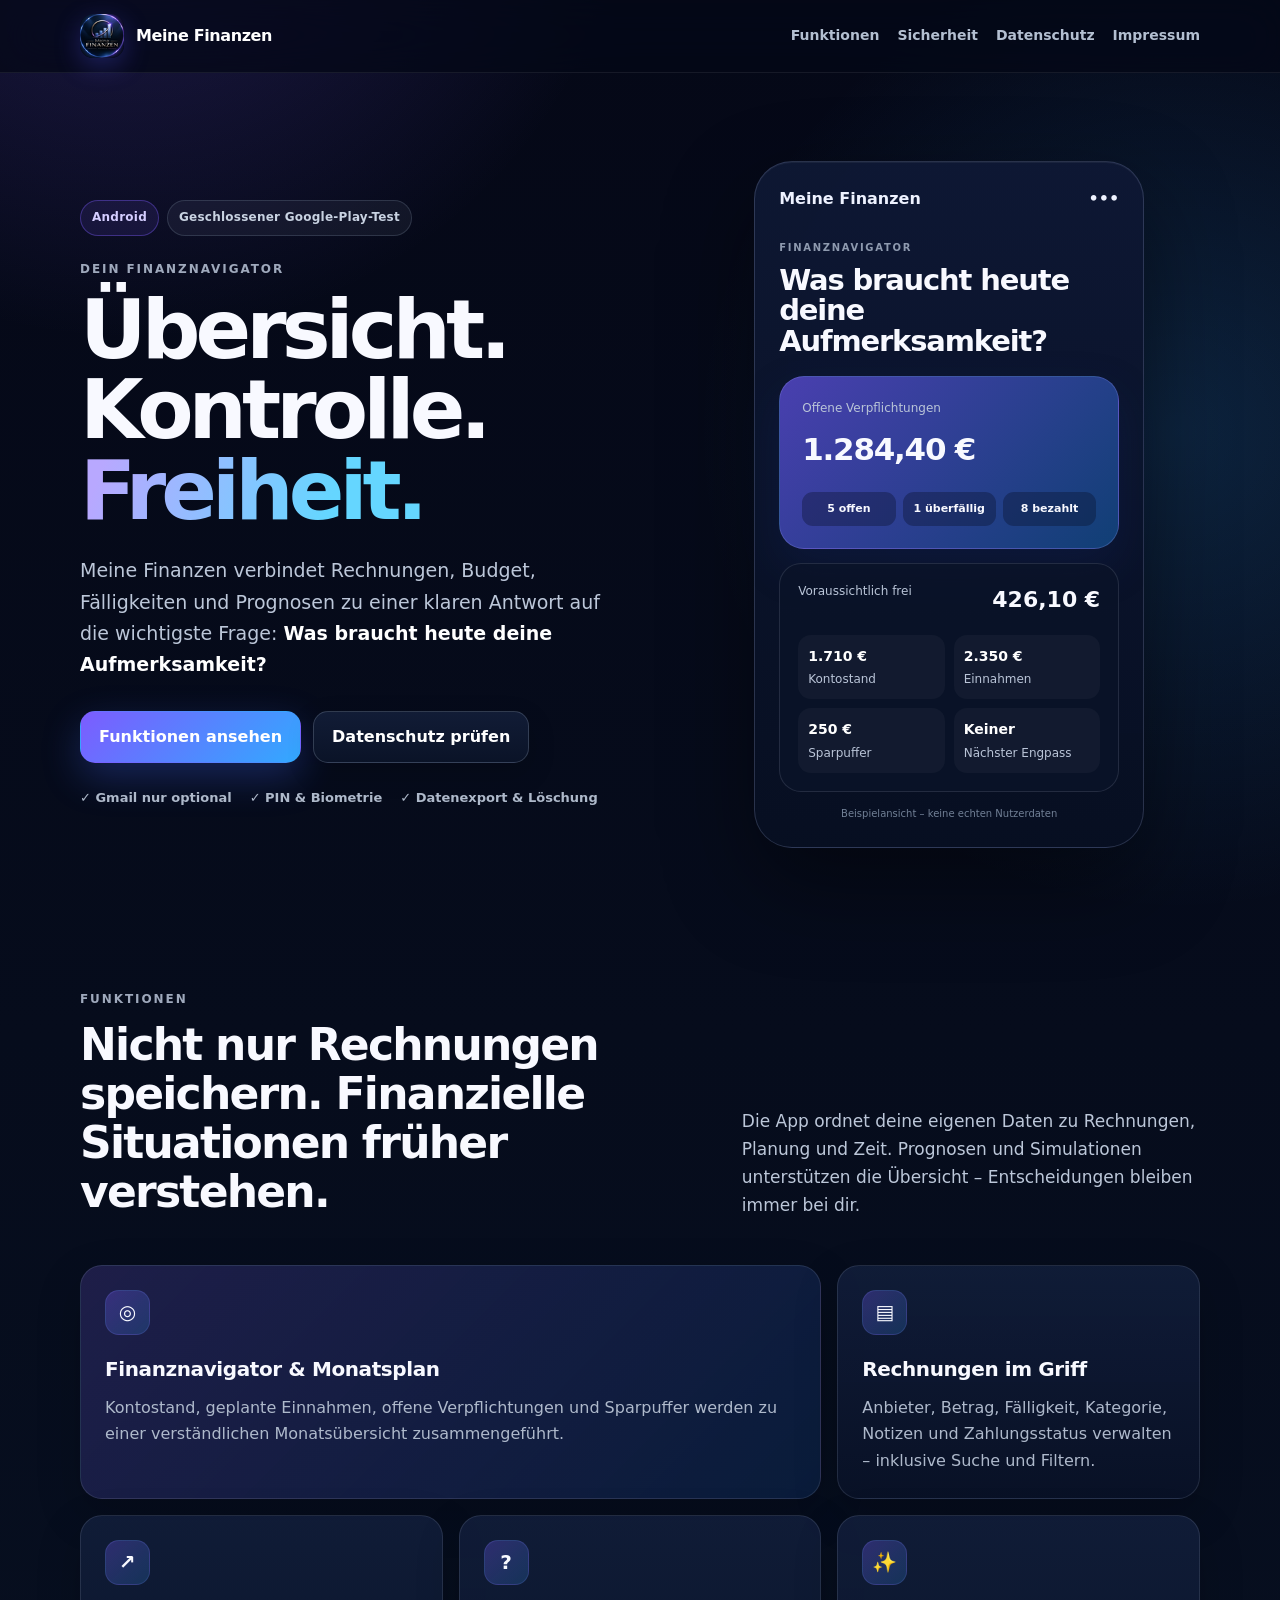
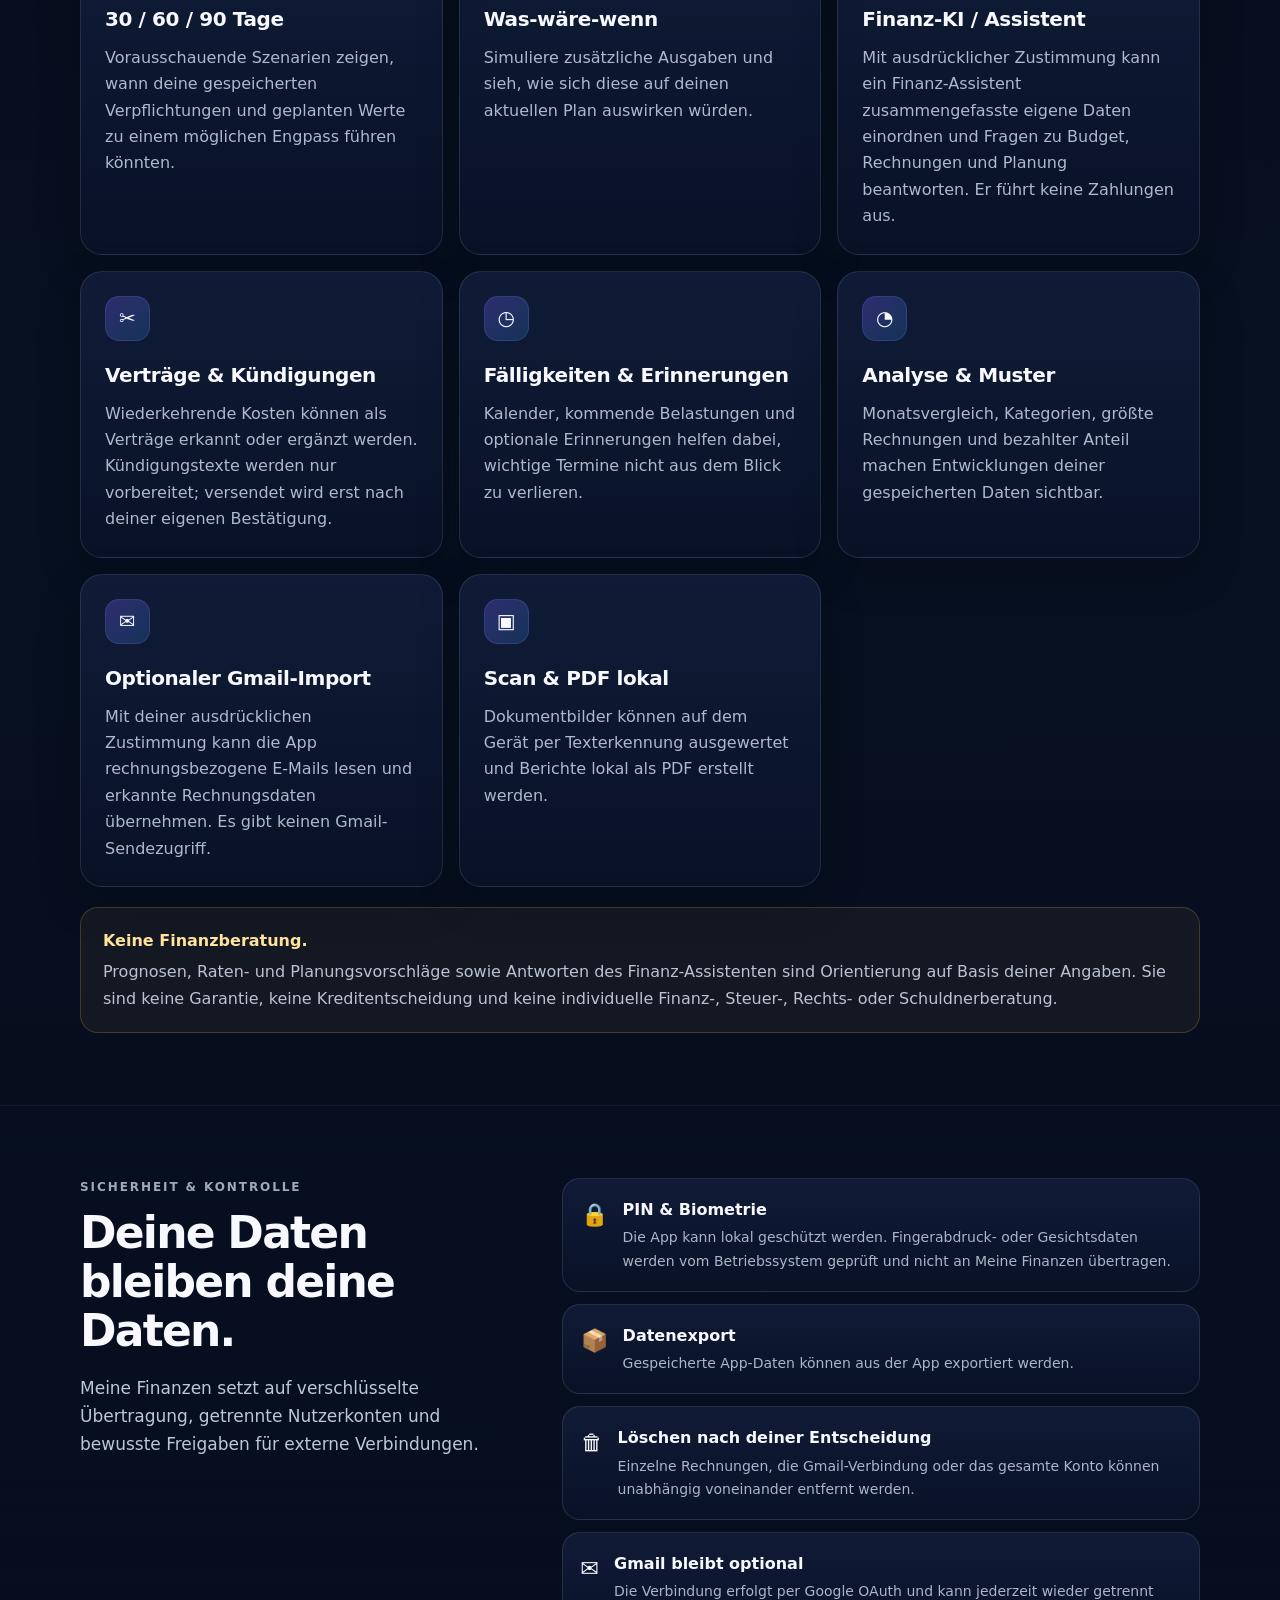
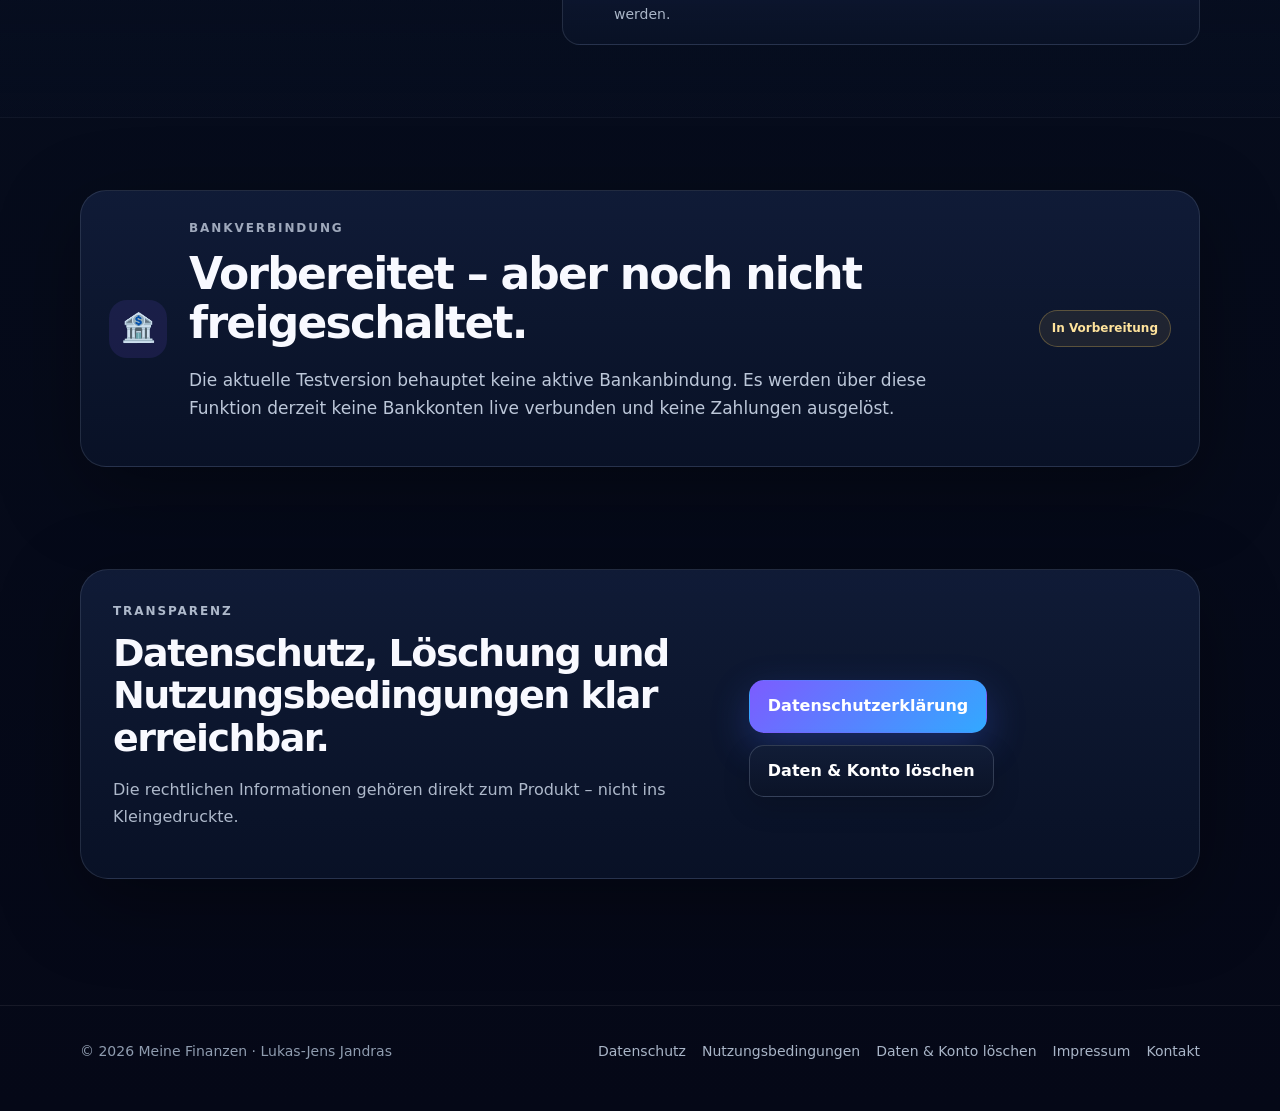
<file: index.html>
<!doctype html>
<html lang="de">
<head>
<meta charset="utf-8">
<meta name="viewport" content="width=device-width,initial-scale=1,viewport-fit=cover">
<meta name="theme-color" content="#050817">
<meta name="color-scheme" content="dark">
<link rel="icon" href="/logo.png">
<link rel="stylesheet" href="/styles.css">
<title>Meine Finanzen – Übersicht. Kontrolle. Freiheit.</title>
<meta name="description" content="Meine Finanzen verbindet Rechnungen, Planung, Prognosen, Finanz-Assistent, Verträge und Auswertungen in einem privaten Finanznavigator für Android.">
<meta property="og:title" content="Meine Finanzen – Übersicht. Kontrolle. Freiheit.">
<meta property="og:description" content="Rechnungen organisieren, Engpässe früher erkennen und deine nächsten finanziellen Schritte klarer sehen.">
<meta property="og:type" content="website">
<meta property="og:image" content="https://meinefinanzenapp.de/logo.png">
<meta property="og:url" content="https://meinefinanzenapp.de/">
</head>
<body>

<header class="topbar">
  <div class="wrap nav">
    <a class="brand" href="/" aria-label="Meine Finanzen Startseite">
      <img src="/logo.png" alt="Logo von Meine Finanzen">
      <span>Meine Finanzen</span>
    </a>
    <nav class="links" aria-label="Hauptnavigation">
      <a href="#funktionen">Funktionen</a>
      <a href="#sicherheit">Sicherheit</a>
      <a href="/datenschutz/">Datenschutz</a>
      <a href="/impressum/">Impressum</a>
    </nav>
  </div>
</header>

<main>
<section class="hero">
  <div class="wrap heroGrid">
    <div class="heroCopy">
      <div class="badgeRow">
        <span class="badge">Android</span>
        <span class="badge neutral">Geschlossener Google-Play-Test</span>
      </div>
      <p class="eyebrow">DEIN FINANZNAVIGATOR</p>
      <h1>Übersicht.<br>Kontrolle.<br><span>Freiheit.</span></h1>
      <p class="lead">Meine Finanzen verbindet Rechnungen, Budget, Fälligkeiten und Prognosen zu einer klaren Antwort auf die wichtigste Frage: <strong>Was braucht heute deine Aufmerksamkeit?</strong></p>
      <div class="cta">
        <a class="btn primary" href="#funktionen">Funktionen ansehen</a>
        <a class="btn" href="/datenschutz/">Datenschutz prüfen</a>
      </div>
      <div class="trustRow" aria-label="Kernmerkmale">
        <span>✓ Gmail nur optional</span>
        <span>✓ PIN &amp; Biometrie</span>
        <span>✓ Datenexport &amp; Löschung</span>
      </div>
    </div>

    <div class="phoneStage" aria-label="Beispielhafte App-Ansicht">
      <div class="phoneGlow"></div>
      <div class="phoneMock">
        <div class="phoneBar"><span>Meine Finanzen</span><span>•••</span></div>
        <div class="appEyebrow">FINANZNAVIGATOR</div>
        <h2>Was braucht heute deine Aufmerksamkeit?</h2>
        <div class="appHero">
          <span>Offene Verpflichtungen</span>
          <strong>1.284,40 €</strong>
          <div class="miniStats"><b>5 offen</b><b>1 überfällig</b><b>8 bezahlt</b></div>
        </div>
        <div class="planPreview">
          <div><span>Voraussichtlich frei</span><strong>426,10 €</strong></div>
          <div class="planGridMini">
            <span><b>1.710 €</b>Kontostand</span>
            <span><b>2.350 €</b>Einnahmen</span>
            <span><b>250 €</b>Sparpuffer</span>
            <span><b>Keiner</b>Nächster Engpass</span>
          </div>
        </div>
        <small class="mockNote">Beispielansicht – keine echten Nutzerdaten</small>
      </div>
    </div>
  </div>
</section>

<section id="funktionen" class="section">
  <div class="wrap">
    <p class="kicker">Funktionen</p>
    <div class="sectionIntro">
      <h2>Nicht nur Rechnungen speichern. Finanzielle Situationen früher verstehen.</h2>
      <p class="lead compact">Die App ordnet deine eigenen Daten zu Rechnungen, Planung und Zeit. Prognosen und Simulationen unterstützen die Übersicht – Entscheidungen bleiben immer bei dir.</p>
    </div>

    <div class="featureGrid">
      <article class="card featured">
        <div class="icon">◎</div>
        <h3>Finanznavigator &amp; Monatsplan</h3>
        <p>Kontostand, geplante Einnahmen, offene Verpflichtungen und Sparpuffer werden zu einer verständlichen Monatsübersicht zusammengeführt.</p>
      </article>
      <article class="card">
        <div class="icon">▤</div>
        <h3>Rechnungen im Griff</h3>
        <p>Anbieter, Betrag, Fälligkeit, Kategorie, Notizen und Zahlungsstatus verwalten – inklusive Suche und Filtern.</p>
      </article>
      <article class="card">
        <div class="icon">↗</div>
        <h3>30 / 60 / 90 Tage</h3>
        <p>Vorausschauende Szenarien zeigen, wann deine gespeicherten Verpflichtungen und geplanten Werte zu einem möglichen Engpass führen könnten.</p>
      </article>
      <article class="card">
        <div class="icon">?</div>
        <h3>Was-wäre-wenn</h3>
        <p>Simuliere zusätzliche Ausgaben und sieh, wie sich diese auf deinen aktuellen Plan auswirken würden.</p>
      </article>
      <article class="card">
        <div class="icon">✨</div>
        <h3>Finanz-KI / Assistent</h3>
        <p>Mit ausdrücklicher Zustimmung kann ein Finanz-Assistent zusammengefasste eigene Daten einordnen und Fragen zu Budget, Rechnungen und Planung beantworten. Er führt keine Zahlungen aus.</p>
      </article>
      <article class="card">
        <div class="icon">✂</div>
        <h3>Verträge &amp; Kündigungen</h3>
        <p>Wiederkehrende Kosten können als Verträge erkannt oder ergänzt werden. Kündigungstexte werden nur vorbereitet; versendet wird erst nach deiner eigenen Bestätigung.</p>
      </article>
      <article class="card">
        <div class="icon">◷</div>
        <h3>Fälligkeiten &amp; Erinnerungen</h3>
        <p>Kalender, kommende Belastungen und optionale Erinnerungen helfen dabei, wichtige Termine nicht aus dem Blick zu verlieren.</p>
      </article>
      <article class="card">
        <div class="icon">◔</div>
        <h3>Analyse &amp; Muster</h3>
        <p>Monatsvergleich, Kategorien, größte Rechnungen und bezahlter Anteil machen Entwicklungen deiner gespeicherten Daten sichtbar.</p>
      </article>
      <article class="card">
        <div class="icon">✉</div>
        <h3>Optionaler Gmail-Import</h3>
        <p>Mit deiner ausdrücklichen Zustimmung kann die App rechnungsbezogene E-Mails lesen und erkannte Rechnungsdaten übernehmen. Es gibt keinen Gmail-Sendezugriff.</p>
      </article>
      <article class="card">
        <div class="icon">▣</div>
        <h3>Scan &amp; PDF lokal</h3>
        <p>Dokumentbilder können auf dem Gerät per Texterkennung ausgewertet und Berichte lokal als PDF erstellt werden.</p>
      </article>
    </div>

    <div class="noticeBox">
      <strong>Keine Finanzberatung.</strong>
      <p>Prognosen, Raten- und Planungsvorschläge sowie Antworten des Finanz-Assistenten sind Orientierung auf Basis deiner Angaben. Sie sind keine Garantie, keine Kreditentscheidung und keine individuelle Finanz-, Steuer-, Rechts- oder Schuldnerberatung.</p>
    </div>
  </div>
</section>

<section id="sicherheit" class="section altSection">
  <div class="wrap split">
    <div>
      <p class="kicker">Sicherheit &amp; Kontrolle</p>
      <h2>Deine Daten bleiben deine Daten.</h2>
      <p class="lead compact">Meine Finanzen setzt auf verschlüsselte Übertragung, getrennte Nutzerkonten und bewusste Freigaben für externe Verbindungen.</p>
    </div>
    <div class="securityList">
      <div class="securityItem"><span>🔒</span><div><b>PIN &amp; Biometrie</b><p>Die App kann lokal geschützt werden. Fingerabdruck- oder Gesichtsdaten werden vom Betriebssystem geprüft und nicht an Meine Finanzen übertragen.</p></div></div>
      <div class="securityItem"><span>📦</span><div><b>Datenexport</b><p>Gespeicherte App-Daten können aus der App exportiert werden.</p></div></div>
      <div class="securityItem"><span>🗑</span><div><b>Löschen nach deiner Entscheidung</b><p>Einzelne Rechnungen, die Gmail-Verbindung oder das gesamte Konto können unabhängig voneinander entfernt werden.</p></div></div>
      <div class="securityItem"><span>✉</span><div><b>Gmail bleibt optional</b><p>Die Verbindung erfolgt per Google OAuth und kann jederzeit wieder getrennt werden.</p></div></div>
    </div>
  </div>
</section>

<section class="section">
  <div class="wrap bankPanel">
    <div class="bankIcon">🏦</div>
    <div>
      <p class="kicker">Bankverbindung</p>
      <h2>Vorbereitet – aber noch nicht freigeschaltet.</h2>
      <p class="lead compact">Die aktuelle Testversion behauptet keine aktive Bankanbindung. Es werden über diese Funktion derzeit keine Bankkonten live verbunden und keine Zahlungen ausgelöst.</p>
    </div>
    <span class="statusPill">In Vorbereitung</span>
  </div>
</section>

<section class="section finalSection">
  <div class="wrap finalCard">
    <div>
      <p class="kicker">Transparenz</p>
      <h2>Datenschutz, Löschung und Nutzungsbedingungen klar erreichbar.</h2>
      <p>Die rechtlichen Informationen gehören direkt zum Produkt – nicht ins Kleingedruckte.</p>
    </div>
    <div class="cta">
      <a class="btn primary" href="/datenschutz/">Datenschutzerklärung</a>
      <a class="btn" href="/konto-loeschen/">Daten &amp; Konto löschen</a>
    </div>
  </div>
</section>
</main>

<footer class="footer">
  <div class="wrap footerRow">
    <div>© 2026 Meine Finanzen · Lukas-Jens Jandras</div>
    <div class="footerLinks">
      <a href="/datenschutz/">Datenschutz</a>
      <a href="/nutzungsbedingungen/">Nutzungsbedingungen</a>
      <a href="/konto-loeschen/">Daten &amp; Konto löschen</a>
      <a href="/impressum/">Impressum</a>
      <a href="mailto:meinefinanzen.app@gmail.com">Kontakt</a>
    </div>
  </div>
</footer>
</body>
</html>
</file>
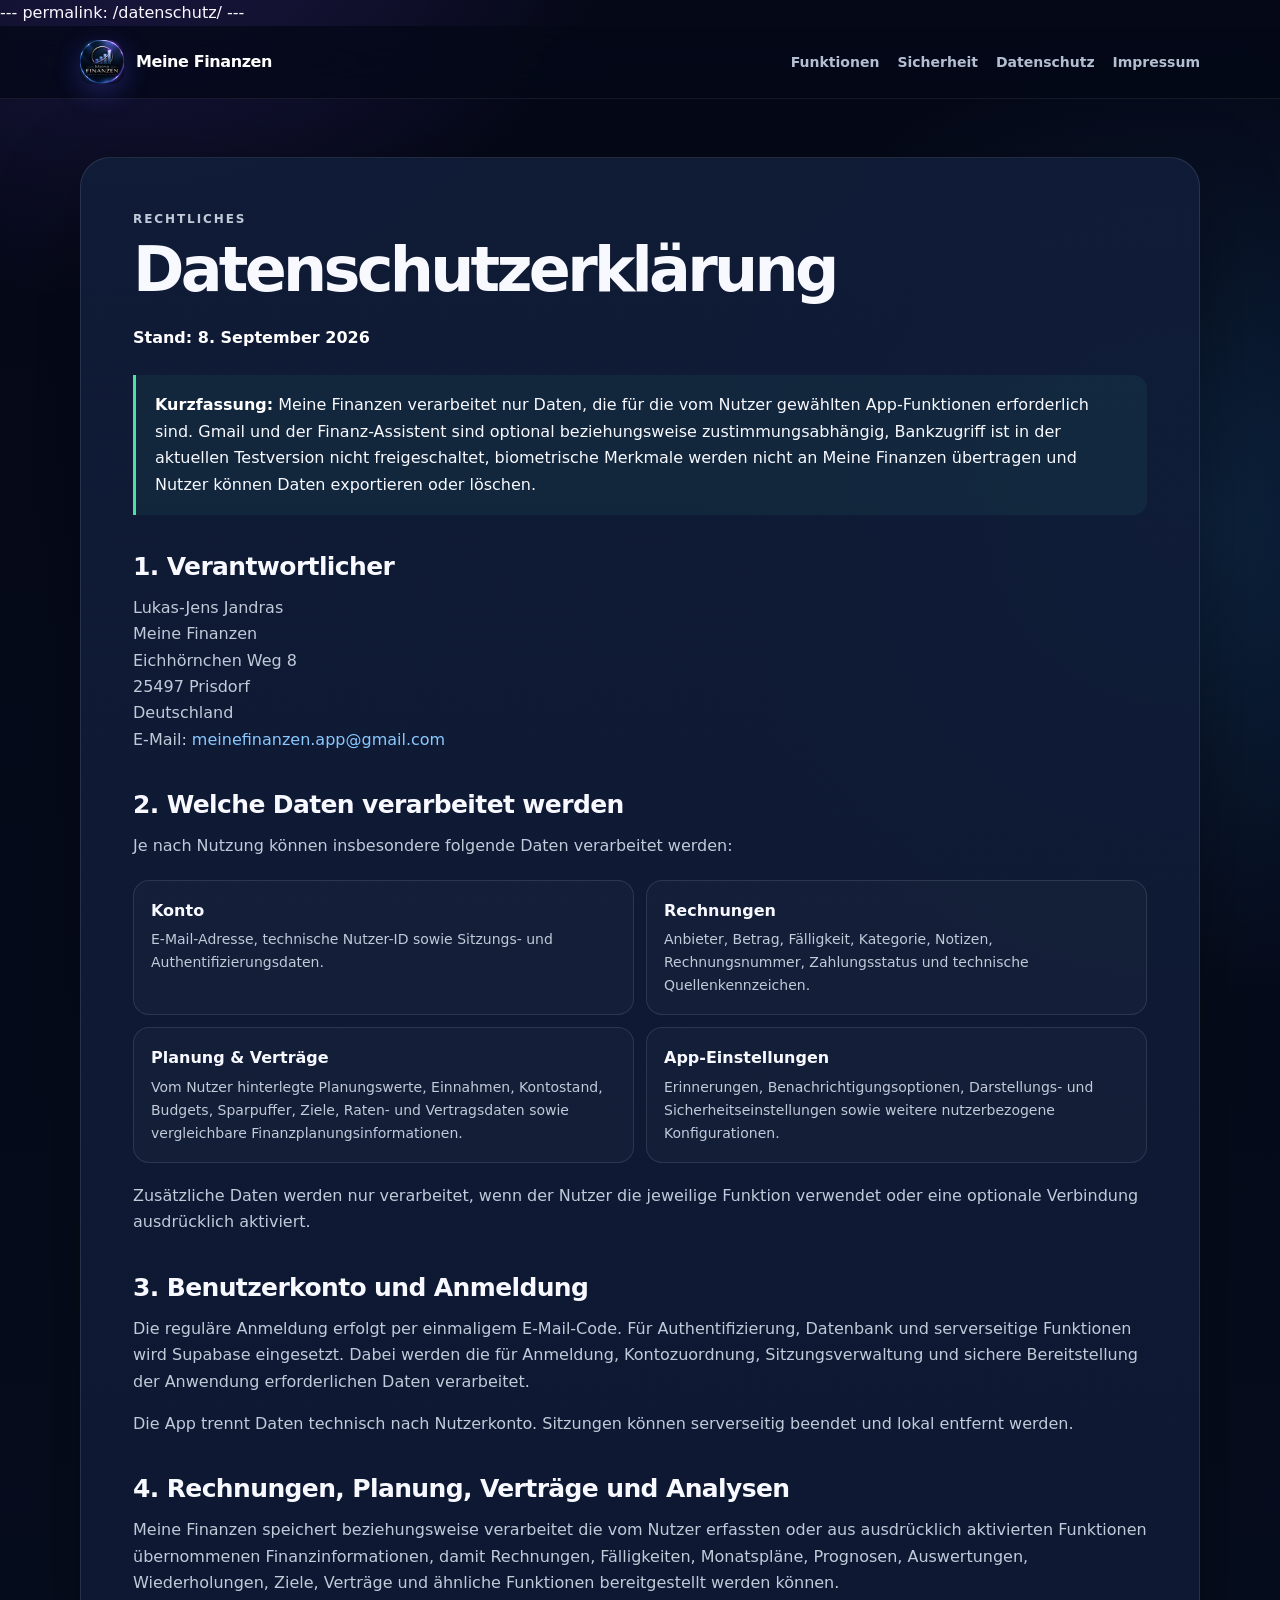
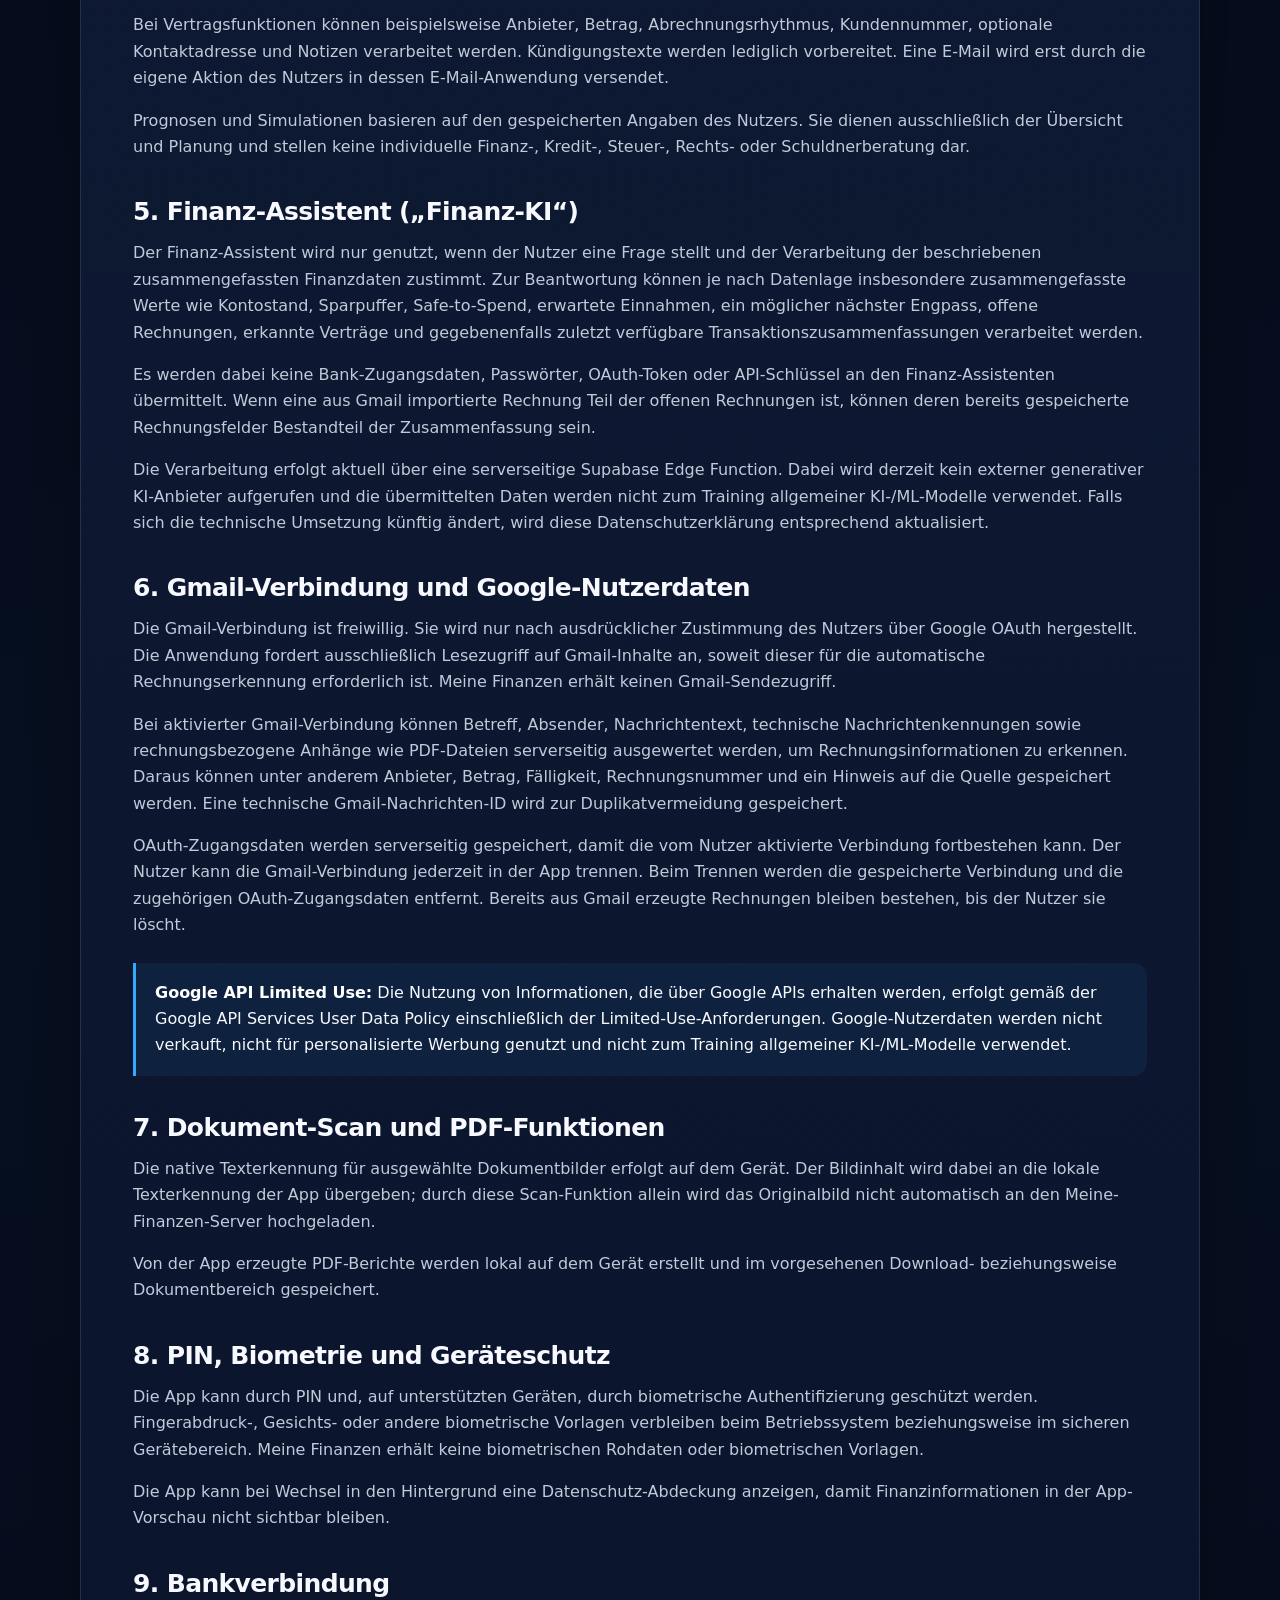
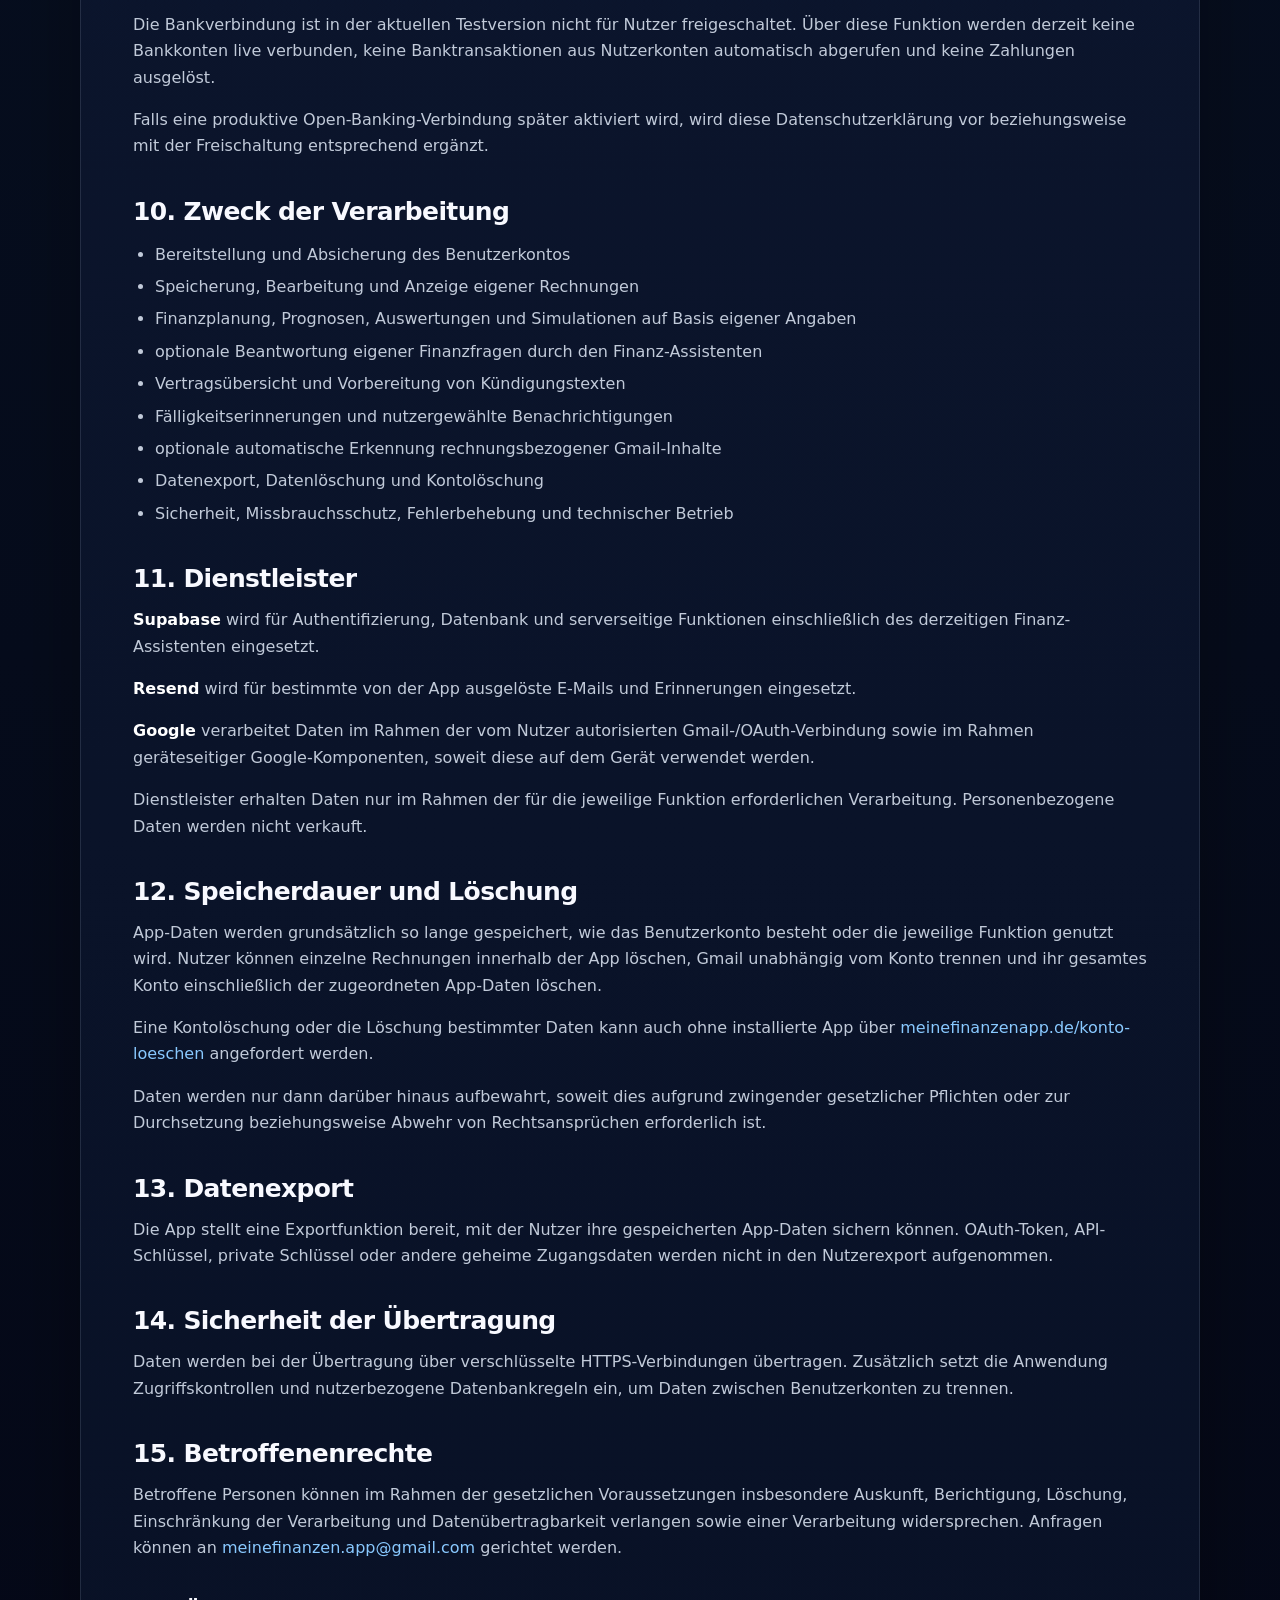
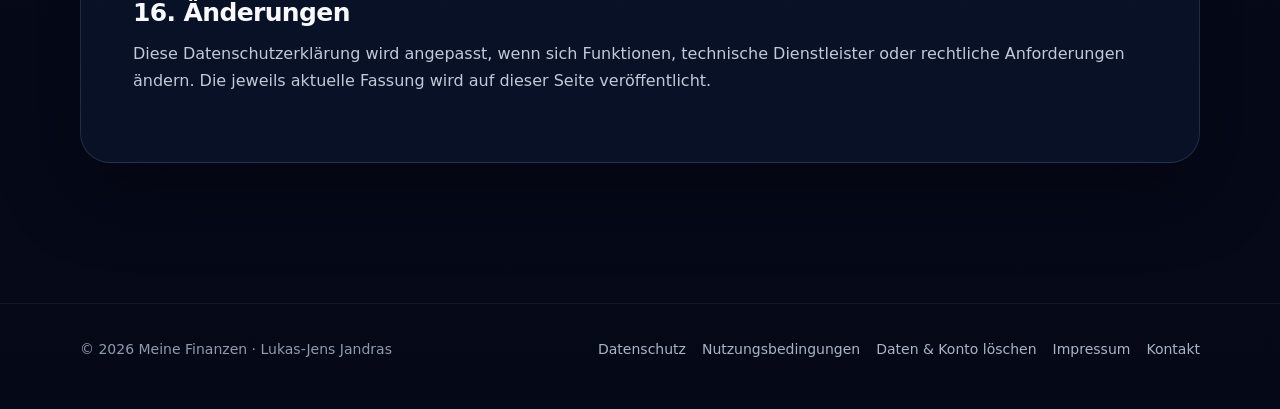
<file: datenschutz.html>
---
permalink: /datenschutz/
---
<!doctype html>
<html lang="de">
<head>
<meta charset="utf-8">
<meta name="viewport" content="width=device-width,initial-scale=1,viewport-fit=cover">
<meta name="theme-color" content="#050817">
<meta name="color-scheme" content="dark">
<link rel="icon" href="/logo.png">
<link rel="stylesheet" href="/styles.css">
<title>Datenschutz – Meine Finanzen</title>
<meta name="description" content="Datenschutzerklärung von Meine Finanzen zu Konto, Finanzdaten, Finanz-Assistent, Gmail-Verbindung, lokalen Sicherheitsfunktionen und Löschung.">
</head>
<body>

<header class="topbar">
  <div class="wrap nav">
    <a class="brand" href="/"><img src="/logo.png" alt="Logo von Meine Finanzen"><span>Meine Finanzen</span></a>
    <nav class="links" aria-label="Hauptnavigation">
      <a href="/#funktionen">Funktionen</a>
      <a href="/#sicherheit">Sicherheit</a>
      <a href="/datenschutz/">Datenschutz</a>
      <a href="/impressum/">Impressum</a>
    </nav>
  </div>
</header>

<main class="legalWrap"><div class="wrap"><article class="legal">
<p class="kicker">Rechtliches</p>
<h1>Datenschutzerklärung</h1>
<p><strong>Stand: 8. September 2026</strong></p>

<div class="note success"><strong>Kurzfassung:</strong> Meine Finanzen verarbeitet nur Daten, die für die vom Nutzer gewählten App-Funktionen erforderlich sind. Gmail und der Finanz-Assistent sind optional beziehungsweise zustimmungsabhängig, Bankzugriff ist in der aktuellen Testversion nicht freigeschaltet, biometrische Merkmale werden nicht an Meine Finanzen übertragen und Nutzer können Daten exportieren oder löschen.</div>

<h2>1. Verantwortlicher</h2>
<p>
Lukas-Jens Jandras<br>
Meine Finanzen<br>
Eichhörnchen Weg 8<br>
25497 Prisdorf<br>
Deutschland<br>
E-Mail: <a href="mailto:meinefinanzen.app@gmail.com">meinefinanzen.app@gmail.com</a>
</p>

<h2>2. Welche Daten verarbeitet werden</h2>
<p>Je nach Nutzung können insbesondere folgende Daten verarbeitet werden:</p>
<div class="dataGrid">
  <div class="dataCard"><b>Konto</b><p>E-Mail-Adresse, technische Nutzer-ID sowie Sitzungs- und Authentifizierungsdaten.</p></div>
  <div class="dataCard"><b>Rechnungen</b><p>Anbieter, Betrag, Fälligkeit, Kategorie, Notizen, Rechnungsnummer, Zahlungsstatus und technische Quellenkennzeichen.</p></div>
  <div class="dataCard"><b>Planung &amp; Verträge</b><p>Vom Nutzer hinterlegte Planungswerte, Einnahmen, Kontostand, Budgets, Sparpuffer, Ziele, Raten- und Vertragsdaten sowie vergleichbare Finanzplanungsinformationen.</p></div>
  <div class="dataCard"><b>App-Einstellungen</b><p>Erinnerungen, Benachrichtigungsoptionen, Darstellungs- und Sicherheitseinstellungen sowie weitere nutzerbezogene Konfigurationen.</p></div>
</div>
<p>Zusätzliche Daten werden nur verarbeitet, wenn der Nutzer die jeweilige Funktion verwendet oder eine optionale Verbindung ausdrücklich aktiviert.</p>

<h2>3. Benutzerkonto und Anmeldung</h2>
<p>Die reguläre Anmeldung erfolgt per einmaligem E-Mail-Code. Für Authentifizierung, Datenbank und serverseitige Funktionen wird Supabase eingesetzt. Dabei werden die für Anmeldung, Kontozuordnung, Sitzungsverwaltung und sichere Bereitstellung der Anwendung erforderlichen Daten verarbeitet.</p>
<p>Die App trennt Daten technisch nach Nutzerkonto. Sitzungen können serverseitig beendet und lokal entfernt werden.</p>

<h2>4. Rechnungen, Planung, Verträge und Analysen</h2>
<p>Meine Finanzen speichert beziehungsweise verarbeitet die vom Nutzer erfassten oder aus ausdrücklich aktivierten Funktionen übernommenen Finanzinformationen, damit Rechnungen, Fälligkeiten, Monatspläne, Prognosen, Auswertungen, Wiederholungen, Ziele, Verträge und ähnliche Funktionen bereitgestellt werden können.</p>
<p>Bei Vertragsfunktionen können beispielsweise Anbieter, Betrag, Abrechnungsrhythmus, Kundennummer, optionale Kontaktadresse und Notizen verarbeitet werden. Kündigungstexte werden lediglich vorbereitet. Eine E-Mail wird erst durch die eigene Aktion des Nutzers in dessen E-Mail-Anwendung versendet.</p>
<p>Prognosen und Simulationen basieren auf den gespeicherten Angaben des Nutzers. Sie dienen ausschließlich der Übersicht und Planung und stellen keine individuelle Finanz-, Kredit-, Steuer-, Rechts- oder Schuldnerberatung dar.</p>

<h2>5. Finanz-Assistent („Finanz-KI“)</h2>
<p>Der Finanz-Assistent wird nur genutzt, wenn der Nutzer eine Frage stellt und der Verarbeitung der beschriebenen zusammengefassten Finanzdaten zustimmt. Zur Beantwortung können je nach Datenlage insbesondere zusammengefasste Werte wie Kontostand, Sparpuffer, Safe-to-Spend, erwartete Einnahmen, ein möglicher nächster Engpass, offene Rechnungen, erkannte Verträge und gegebenenfalls zuletzt verfügbare Transaktionszusammenfassungen verarbeitet werden.</p>
<p>Es werden dabei keine Bank-Zugangsdaten, Passwörter, OAuth-Token oder API-Schlüssel an den Finanz-Assistenten übermittelt. Wenn eine aus Gmail importierte Rechnung Teil der offenen Rechnungen ist, können deren bereits gespeicherte Rechnungsfelder Bestandteil der Zusammenfassung sein.</p>
<p>Die Verarbeitung erfolgt aktuell über eine serverseitige Supabase Edge Function. Dabei wird derzeit kein externer generativer KI-Anbieter aufgerufen und die übermittelten Daten werden nicht zum Training allgemeiner KI-/ML-Modelle verwendet. Falls sich die technische Umsetzung künftig ändert, wird diese Datenschutzerklärung entsprechend aktualisiert.</p>

<h2>6. Gmail-Verbindung und Google-Nutzerdaten</h2>
<p>Die Gmail-Verbindung ist freiwillig. Sie wird nur nach ausdrücklicher Zustimmung des Nutzers über Google OAuth hergestellt. Die Anwendung fordert ausschließlich Lesezugriff auf Gmail-Inhalte an, soweit dieser für die automatische Rechnungserkennung erforderlich ist. Meine Finanzen erhält keinen Gmail-Sendezugriff.</p>
<p>Bei aktivierter Gmail-Verbindung können Betreff, Absender, Nachrichtentext, technische Nachrichtenkennungen sowie rechnungsbezogene Anhänge wie PDF-Dateien serverseitig ausgewertet werden, um Rechnungsinformationen zu erkennen. Daraus können unter anderem Anbieter, Betrag, Fälligkeit, Rechnungsnummer und ein Hinweis auf die Quelle gespeichert werden. Eine technische Gmail-Nachrichten-ID wird zur Duplikatvermeidung gespeichert.</p>
<p>OAuth-Zugangsdaten werden serverseitig gespeichert, damit die vom Nutzer aktivierte Verbindung fortbestehen kann. Der Nutzer kann die Gmail-Verbindung jederzeit in der App trennen. Beim Trennen werden die gespeicherte Verbindung und die zugehörigen OAuth-Zugangsdaten entfernt. Bereits aus Gmail erzeugte Rechnungen bleiben bestehen, bis der Nutzer sie löscht.</p>
<div class="note"><strong>Google API Limited Use:</strong> Die Nutzung von Informationen, die über Google APIs erhalten werden, erfolgt gemäß der Google API Services User Data Policy einschließlich der Limited-Use-Anforderungen. Google-Nutzerdaten werden nicht verkauft, nicht für personalisierte Werbung genutzt und nicht zum Training allgemeiner KI-/ML-Modelle verwendet.</div>

<h2>7. Dokument-Scan und PDF-Funktionen</h2>
<p>Die native Texterkennung für ausgewählte Dokumentbilder erfolgt auf dem Gerät. Der Bildinhalt wird dabei an die lokale Texterkennung der App übergeben; durch diese Scan-Funktion allein wird das Originalbild nicht automatisch an den Meine-Finanzen-Server hochgeladen.</p>
<p>Von der App erzeugte PDF-Berichte werden lokal auf dem Gerät erstellt und im vorgesehenen Download- beziehungsweise Dokumentbereich gespeichert.</p>

<h2>8. PIN, Biometrie und Geräteschutz</h2>
<p>Die App kann durch PIN und, auf unterstützten Geräten, durch biometrische Authentifizierung geschützt werden. Fingerabdruck-, Gesichts- oder andere biometrische Vorlagen verbleiben beim Betriebssystem beziehungsweise im sicheren Gerätebereich. Meine Finanzen erhält keine biometrischen Rohdaten oder biometrischen Vorlagen.</p>
<p>Die App kann bei Wechsel in den Hintergrund eine Datenschutz-Abdeckung anzeigen, damit Finanzinformationen in der App-Vorschau nicht sichtbar bleiben.</p>

<h2>9. Bankverbindung</h2>
<p>Die Bankverbindung ist in der aktuellen Testversion nicht für Nutzer freigeschaltet. Über diese Funktion werden derzeit keine Bankkonten live verbunden, keine Banktransaktionen aus Nutzerkonten automatisch abgerufen und keine Zahlungen ausgelöst.</p>
<p>Falls eine produktive Open-Banking-Verbindung später aktiviert wird, wird diese Datenschutzerklärung vor beziehungsweise mit der Freischaltung entsprechend ergänzt.</p>

<h2>10. Zweck der Verarbeitung</h2>
<ul>
  <li>Bereitstellung und Absicherung des Benutzerkontos</li>
  <li>Speicherung, Bearbeitung und Anzeige eigener Rechnungen</li>
  <li>Finanzplanung, Prognosen, Auswertungen und Simulationen auf Basis eigener Angaben</li>
  <li>optionale Beantwortung eigener Finanzfragen durch den Finanz-Assistenten</li>
  <li>Vertragsübersicht und Vorbereitung von Kündigungstexten</li>
  <li>Fälligkeitserinnerungen und nutzergewählte Benachrichtigungen</li>
  <li>optionale automatische Erkennung rechnungsbezogener Gmail-Inhalte</li>
  <li>Datenexport, Datenlöschung und Kontolöschung</li>
  <li>Sicherheit, Missbrauchsschutz, Fehlerbehebung und technischer Betrieb</li>
</ul>

<h2>11. Dienstleister</h2>
<p><strong>Supabase</strong> wird für Authentifizierung, Datenbank und serverseitige Funktionen einschließlich des derzeitigen Finanz-Assistenten eingesetzt.</p>
<p><strong>Resend</strong> wird für bestimmte von der App ausgelöste E-Mails und Erinnerungen eingesetzt.</p>
<p><strong>Google</strong> verarbeitet Daten im Rahmen der vom Nutzer autorisierten Gmail-/OAuth-Verbindung sowie im Rahmen geräteseitiger Google-Komponenten, soweit diese auf dem Gerät verwendet werden.</p>
<p>Dienstleister erhalten Daten nur im Rahmen der für die jeweilige Funktion erforderlichen Verarbeitung. Personenbezogene Daten werden nicht verkauft.</p>

<h2>12. Speicherdauer und Löschung</h2>
<p>App-Daten werden grundsätzlich so lange gespeichert, wie das Benutzerkonto besteht oder die jeweilige Funktion genutzt wird. Nutzer können einzelne Rechnungen innerhalb der App löschen, Gmail unabhängig vom Konto trennen und ihr gesamtes Konto einschließlich der zugeordneten App-Daten löschen.</p>
<p>Eine Kontolöschung oder die Löschung bestimmter Daten kann auch ohne installierte App über <a href="/konto-loeschen/">meinefinanzenapp.de/konto-loeschen</a> angefordert werden.</p>
<p>Daten werden nur dann darüber hinaus aufbewahrt, soweit dies aufgrund zwingender gesetzlicher Pflichten oder zur Durchsetzung beziehungsweise Abwehr von Rechtsansprüchen erforderlich ist.</p>

<h2>13. Datenexport</h2>
<p>Die App stellt eine Exportfunktion bereit, mit der Nutzer ihre gespeicherten App-Daten sichern können. OAuth-Token, API-Schlüssel, private Schlüssel oder andere geheime Zugangsdaten werden nicht in den Nutzerexport aufgenommen.</p>

<h2>14. Sicherheit der Übertragung</h2>
<p>Daten werden bei der Übertragung über verschlüsselte HTTPS-Verbindungen übertragen. Zusätzlich setzt die Anwendung Zugriffskontrollen und nutzerbezogene Datenbankregeln ein, um Daten zwischen Benutzerkonten zu trennen.</p>

<h2>15. Betroffenenrechte</h2>
<p>Betroffene Personen können im Rahmen der gesetzlichen Voraussetzungen insbesondere Auskunft, Berichtigung, Löschung, Einschränkung der Verarbeitung und Datenübertragbarkeit verlangen sowie einer Verarbeitung widersprechen. Anfragen können an <a href="mailto:meinefinanzen.app@gmail.com">meinefinanzen.app@gmail.com</a> gerichtet werden.</p>

<h2>16. Änderungen</h2>
<p>Diese Datenschutzerklärung wird angepasst, wenn sich Funktionen, technische Dienstleister oder rechtliche Anforderungen ändern. Die jeweils aktuelle Fassung wird auf dieser Seite veröffentlicht.</p>

</article></div></main>

<footer class="footer">
  <div class="wrap footerRow">
    <div>© 2026 Meine Finanzen · Lukas-Jens Jandras</div>
    <div class="footerLinks">
      <a href="/datenschutz/">Datenschutz</a>
      <a href="/nutzungsbedingungen/">Nutzungsbedingungen</a>
      <a href="/konto-loeschen/">Daten &amp; Konto löschen</a>
      <a href="/impressum/">Impressum</a>
      <a href="mailto:meinefinanzen.app@gmail.com">Kontakt</a>
    </div>
  </div>
</footer>
</body>
</html>
</file>
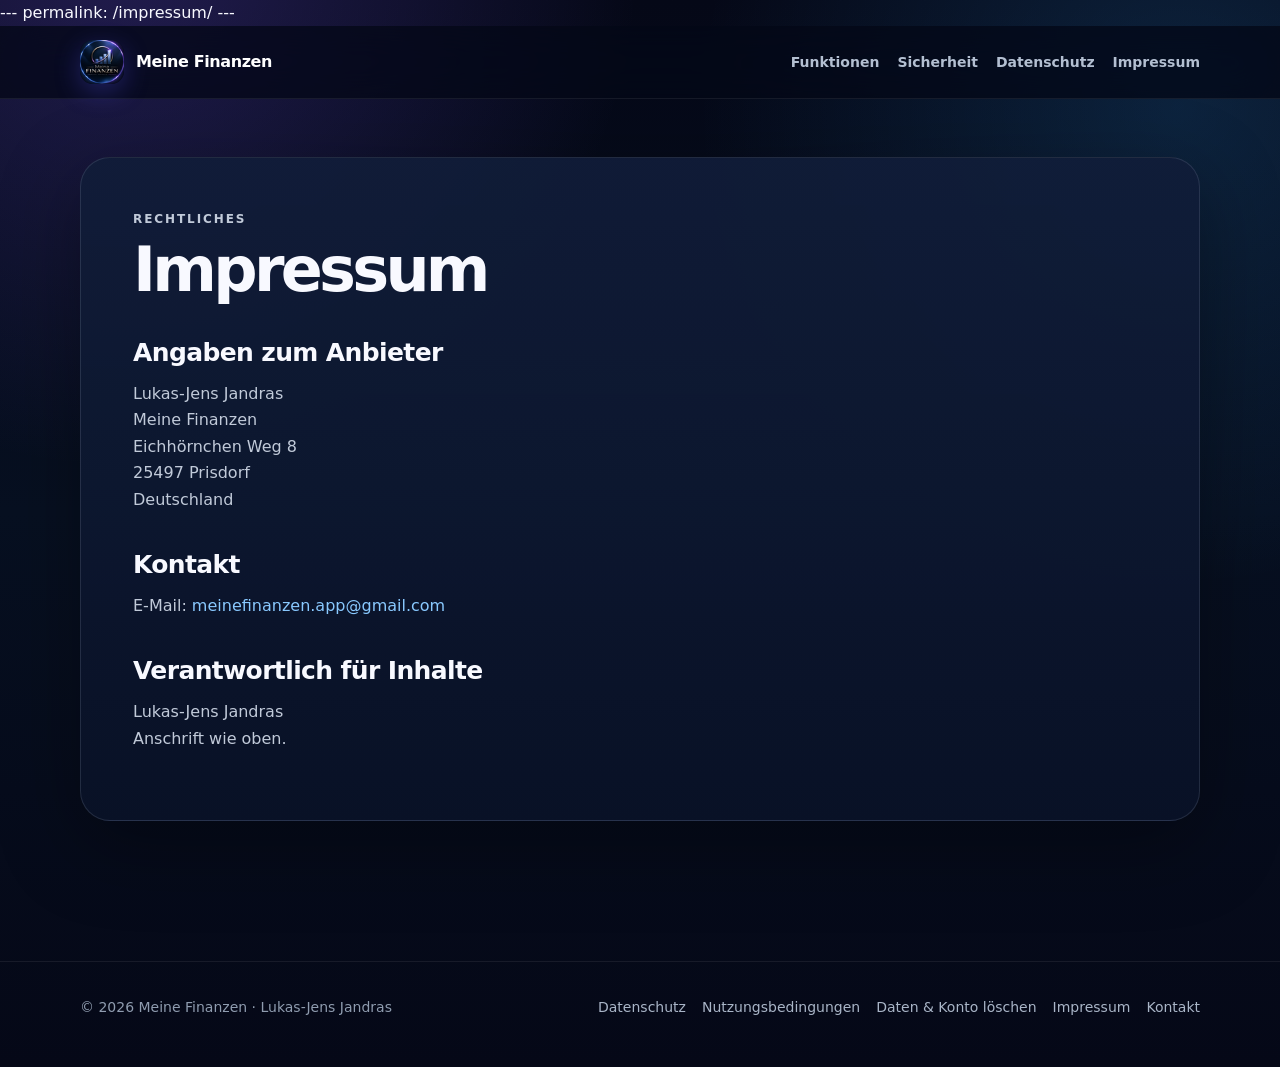
<file: impressum.html>
---
permalink: /impressum/
---
<!doctype html>
<html lang="de">
<head>
<meta charset="utf-8">
<meta name="viewport" content="width=device-width,initial-scale=1,viewport-fit=cover">
<meta name="theme-color" content="#050817">
<meta name="color-scheme" content="dark">
<link rel="icon" href="/logo.png">
<link rel="stylesheet" href="/styles.css">
<title>Impressum – Meine Finanzen</title>
<meta name="description" content="Impressum und Anbieterinformationen von Meine Finanzen.">
</head>
<body>

<header class="topbar">
  <div class="wrap nav">
    <a class="brand" href="/"><img src="/logo.png" alt="Logo von Meine Finanzen"><span>Meine Finanzen</span></a>
    <nav class="links" aria-label="Hauptnavigation">
      <a href="/#funktionen">Funktionen</a>
      <a href="/#sicherheit">Sicherheit</a>
      <a href="/datenschutz/">Datenschutz</a>
      <a href="/impressum/">Impressum</a>
    </nav>
  </div>
</header>

<main class="legalWrap"><div class="wrap"><article class="legal">
<p class="kicker">Rechtliches</p>
<h1>Impressum</h1>

<h2>Angaben zum Anbieter</h2>
<p>
Lukas-Jens Jandras<br>
Meine Finanzen<br>
Eichhörnchen Weg 8<br>
25497 Prisdorf<br>
Deutschland
</p>

<h2>Kontakt</h2>
<p>E-Mail: <a href="mailto:meinefinanzen.app@gmail.com">meinefinanzen.app@gmail.com</a></p>

<h2>Verantwortlich für Inhalte</h2>
<p>Lukas-Jens Jandras<br>Anschrift wie oben.</p>
</article></div></main>

<footer class="footer">
  <div class="wrap footerRow">
    <div>© 2026 Meine Finanzen · Lukas-Jens Jandras</div>
    <div class="footerLinks">
      <a href="/datenschutz/">Datenschutz</a>
      <a href="/nutzungsbedingungen/">Nutzungsbedingungen</a>
      <a href="/konto-loeschen/">Daten &amp; Konto löschen</a>
      <a href="/impressum/">Impressum</a>
      <a href="mailto:meinefinanzen.app@gmail.com">Kontakt</a>
    </div>
  </div>
</footer>
</body>
</html>
</file>
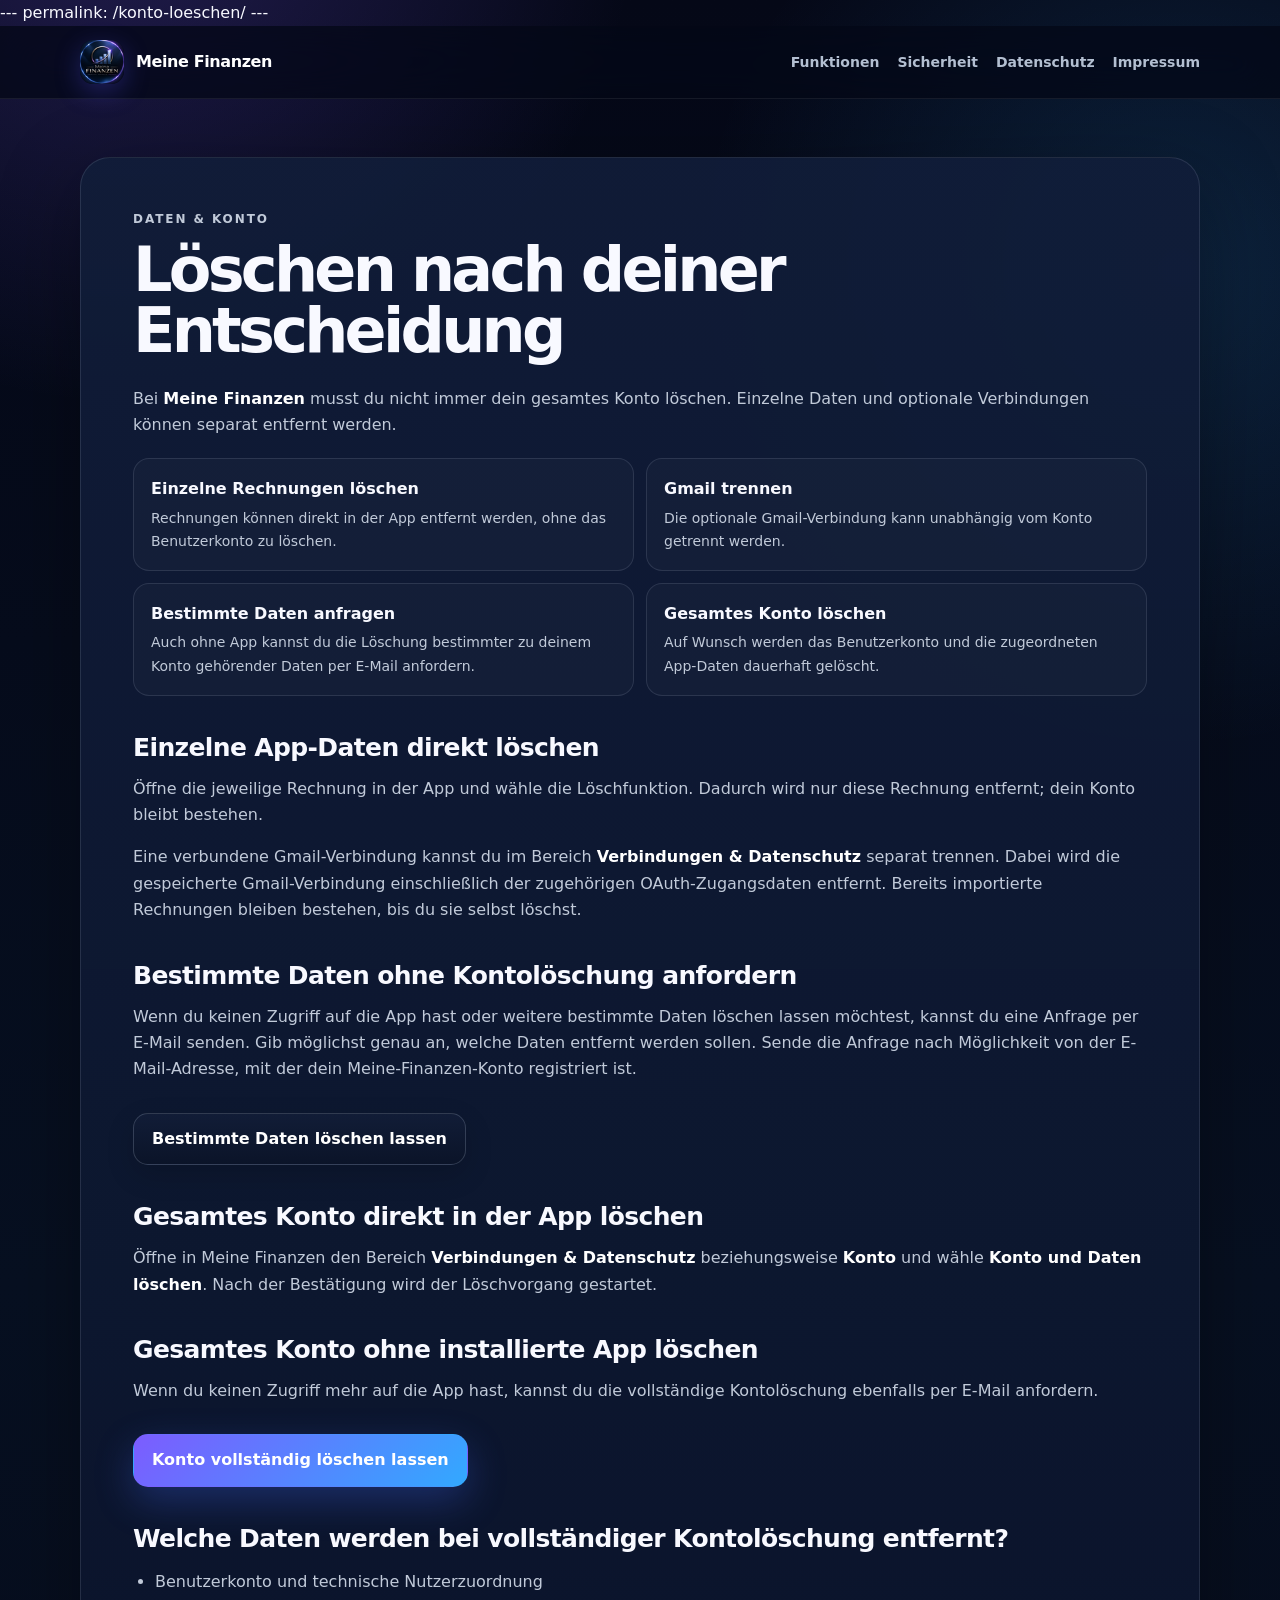
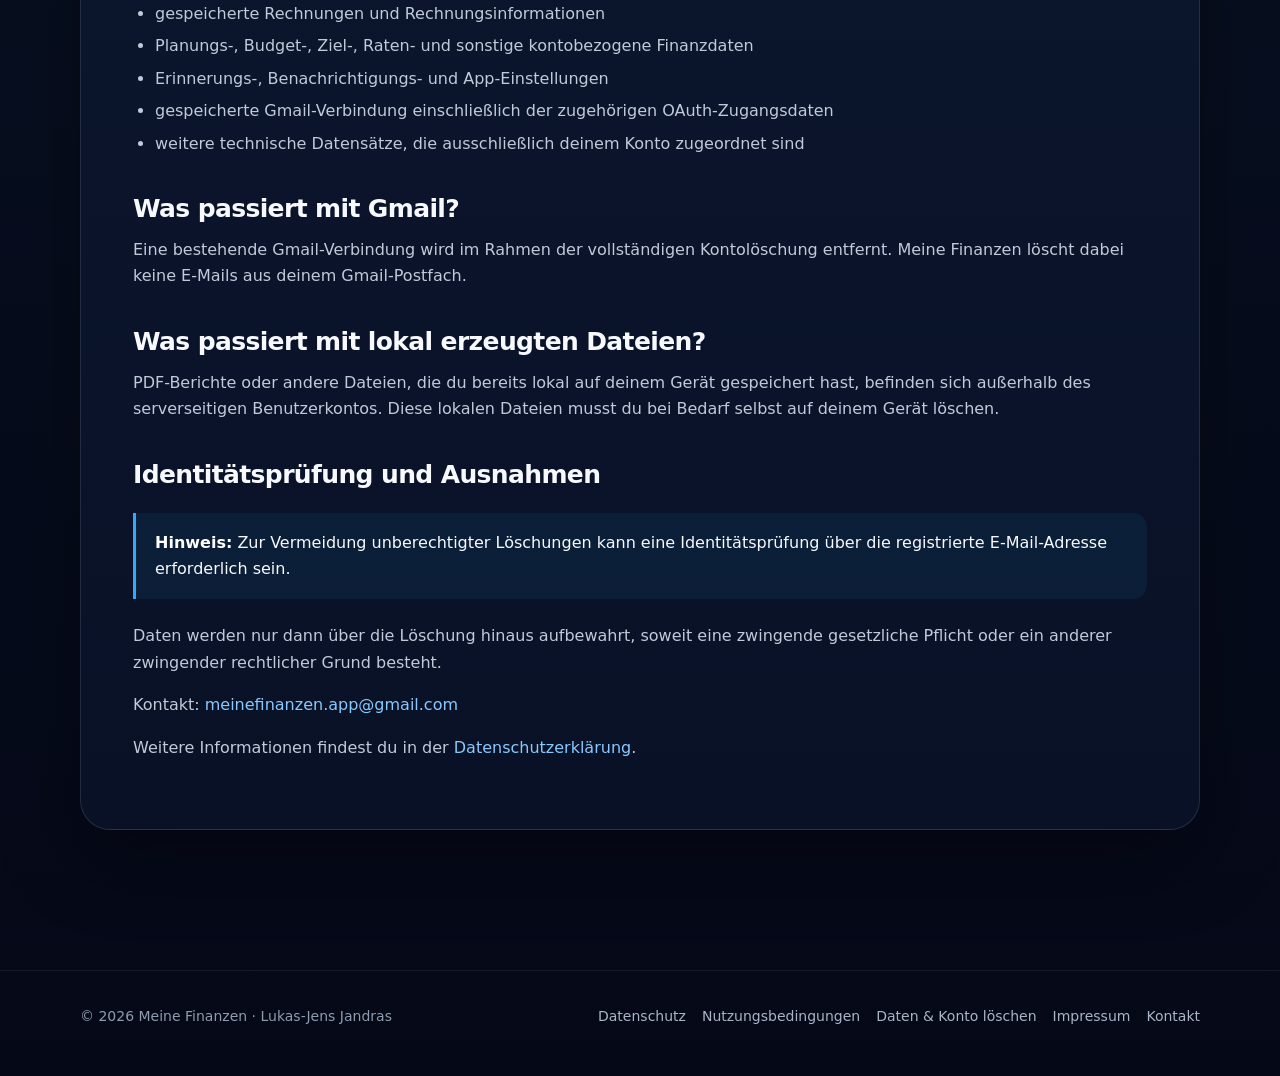
<file: konto-loeschen.html>
---
permalink: /konto-loeschen/
---
<!doctype html>
<html lang="de">
<head>
<meta charset="utf-8">
<meta name="viewport" content="width=device-width,initial-scale=1,viewport-fit=cover">
<meta name="theme-color" content="#050817">
<meta name="color-scheme" content="dark">
<link rel="icon" href="/logo.png">
<link rel="stylesheet" href="/styles.css">
<title>Daten & Konto löschen – Meine Finanzen</title>
<meta name="description" content="Einzelne Daten, Verbindungen oder das gesamte Konto bei Meine Finanzen löschen.">
</head>
<body>

<header class="topbar">
  <div class="wrap nav">
    <a class="brand" href="/"><img src="/logo.png" alt="Logo von Meine Finanzen"><span>Meine Finanzen</span></a>
    <nav class="links" aria-label="Hauptnavigation">
      <a href="/#funktionen">Funktionen</a>
      <a href="/#sicherheit">Sicherheit</a>
      <a href="/datenschutz/">Datenschutz</a>
      <a href="/impressum/">Impressum</a>
    </nav>
  </div>
</header>

<main class="legalWrap"><div class="wrap"><article class="legal">
<p class="kicker">Daten &amp; Konto</p>
<h1>Löschen nach deiner Entscheidung</h1>
<p>Bei <strong>Meine Finanzen</strong> musst du nicht immer dein gesamtes Konto löschen. Einzelne Daten und optionale Verbindungen können separat entfernt werden.</p>

<div class="dataGrid">
  <div class="dataCard"><b>Einzelne Rechnungen löschen</b><p>Rechnungen können direkt in der App entfernt werden, ohne das Benutzerkonto zu löschen.</p></div>
  <div class="dataCard"><b>Gmail trennen</b><p>Die optionale Gmail-Verbindung kann unabhängig vom Konto getrennt werden.</p></div>
  <div class="dataCard"><b>Bestimmte Daten anfragen</b><p>Auch ohne App kannst du die Löschung bestimmter zu deinem Konto gehörender Daten per E-Mail anfordern.</p></div>
  <div class="dataCard"><b>Gesamtes Konto löschen</b><p>Auf Wunsch werden das Benutzerkonto und die zugeordneten App-Daten dauerhaft gelöscht.</p></div>
</div>

<h2>Einzelne App-Daten direkt löschen</h2>
<p>Öffne die jeweilige Rechnung in der App und wähle die Löschfunktion. Dadurch wird nur diese Rechnung entfernt; dein Konto bleibt bestehen.</p>
<p>Eine verbundene Gmail-Verbindung kannst du im Bereich <strong>Verbindungen &amp; Datenschutz</strong> separat trennen. Dabei wird die gespeicherte Gmail-Verbindung einschließlich der zugehörigen OAuth-Zugangsdaten entfernt. Bereits importierte Rechnungen bleiben bestehen, bis du sie selbst löschst.</p>

<h2>Bestimmte Daten ohne Kontolöschung anfordern</h2>
<p>Wenn du keinen Zugriff auf die App hast oder weitere bestimmte Daten löschen lassen möchtest, kannst du eine Anfrage per E-Mail senden. Gib möglichst genau an, welche Daten entfernt werden sollen. Sende die Anfrage nach Möglichkeit von der E-Mail-Adresse, mit der dein Meine-Finanzen-Konto registriert ist.</p>
<div class="cta">
  <a class="btn" href="mailto:meinefinanzen.app@gmail.com?subject=Datenl%C3%B6schung%20Meine%20Finanzen&body=Hallo%2C%0A%0Aich%20m%C3%B6chte%20bestimmte%20Daten%20aus%20meinem%20Meine-Finanzen-Konto%20l%C3%B6schen%2C%20ohne%20mein%20gesamtes%20Konto%20zu%20l%C3%B6schen.%0A%0ARegistrierte%20E-Mail-Adresse%3A%20%0A%0AZu%20l%C3%B6schende%20Daten%3A%20%0A%0AViele%20Gr%C3%BC%C3%9Fe">Bestimmte Daten löschen lassen</a>
</div>

<h2>Gesamtes Konto direkt in der App löschen</h2>
<p>Öffne in Meine Finanzen den Bereich <strong>Verbindungen &amp; Datenschutz</strong> beziehungsweise <strong>Konto</strong> und wähle <strong>Konto und Daten löschen</strong>. Nach der Bestätigung wird der Löschvorgang gestartet.</p>

<h2>Gesamtes Konto ohne installierte App löschen</h2>
<p>Wenn du keinen Zugriff mehr auf die App hast, kannst du die vollständige Kontolöschung ebenfalls per E-Mail anfordern.</p>
<div class="cta">
  <a class="btn primary" href="mailto:meinefinanzen.app@gmail.com?subject=Kontol%C3%B6schung%20Meine%20Finanzen&body=Hallo%2C%0A%0Aich%20m%C3%B6chte%20mein%20Meine-Finanzen-Konto%20und%20die%20zugeh%C3%B6rigen%20App-Daten%20l%C3%B6schen.%0A%0ARegistrierte%20E-Mail-Adresse%3A%20%0A%0AViele%20Gr%C3%BC%C3%9Fe">Konto vollständig löschen lassen</a>
</div>

<h2>Welche Daten werden bei vollständiger Kontolöschung entfernt?</h2>
<ul>
  <li>Benutzerkonto und technische Nutzerzuordnung</li>
  <li>gespeicherte Rechnungen und Rechnungsinformationen</li>
  <li>Planungs-, Budget-, Ziel-, Raten- und sonstige kontobezogene Finanzdaten</li>
  <li>Erinnerungs-, Benachrichtigungs- und App-Einstellungen</li>
  <li>gespeicherte Gmail-Verbindung einschließlich der zugehörigen OAuth-Zugangsdaten</li>
  <li>weitere technische Datensätze, die ausschließlich deinem Konto zugeordnet sind</li>
</ul>

<h2>Was passiert mit Gmail?</h2>
<p>Eine bestehende Gmail-Verbindung wird im Rahmen der vollständigen Kontolöschung entfernt. Meine Finanzen löscht dabei keine E-Mails aus deinem Gmail-Postfach.</p>

<h2>Was passiert mit lokal erzeugten Dateien?</h2>
<p>PDF-Berichte oder andere Dateien, die du bereits lokal auf deinem Gerät gespeichert hast, befinden sich außerhalb des serverseitigen Benutzerkontos. Diese lokalen Dateien musst du bei Bedarf selbst auf deinem Gerät löschen.</p>

<h2>Identitätsprüfung und Ausnahmen</h2>
<div class="note"><strong>Hinweis:</strong> Zur Vermeidung unberechtigter Löschungen kann eine Identitätsprüfung über die registrierte E-Mail-Adresse erforderlich sein.</div>
<p>Daten werden nur dann über die Löschung hinaus aufbewahrt, soweit eine zwingende gesetzliche Pflicht oder ein anderer zwingender rechtlicher Grund besteht.</p>

<p>Kontakt: <a href="mailto:meinefinanzen.app@gmail.com">meinefinanzen.app@gmail.com</a></p>
<p>Weitere Informationen findest du in der <a href="/datenschutz/">Datenschutzerklärung</a>.</p>

</article></div></main>

<footer class="footer">
  <div class="wrap footerRow">
    <div>© 2026 Meine Finanzen · Lukas-Jens Jandras</div>
    <div class="footerLinks">
      <a href="/datenschutz/">Datenschutz</a>
      <a href="/nutzungsbedingungen/">Nutzungsbedingungen</a>
      <a href="/konto-loeschen/">Daten &amp; Konto löschen</a>
      <a href="/impressum/">Impressum</a>
      <a href="mailto:meinefinanzen.app@gmail.com">Kontakt</a>
    </div>
  </div>
</footer>
</body>
</html>
</file>
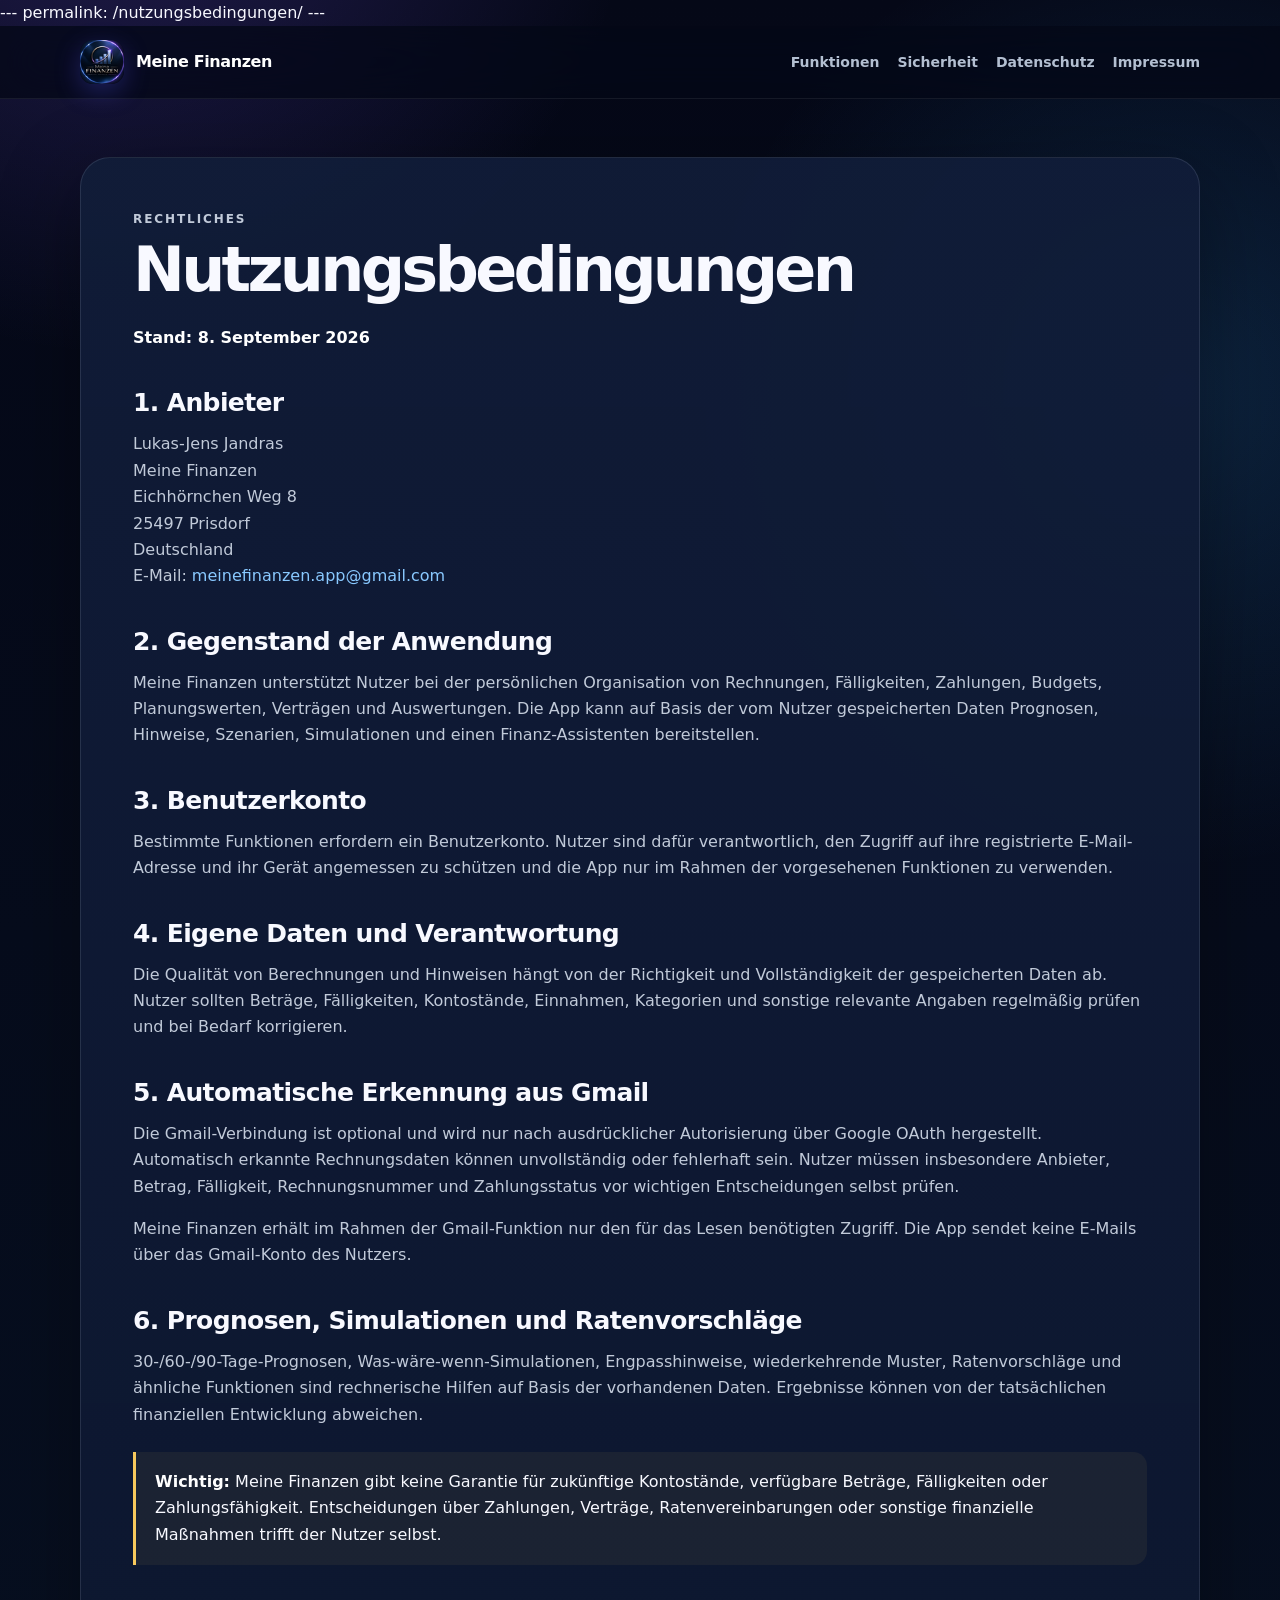
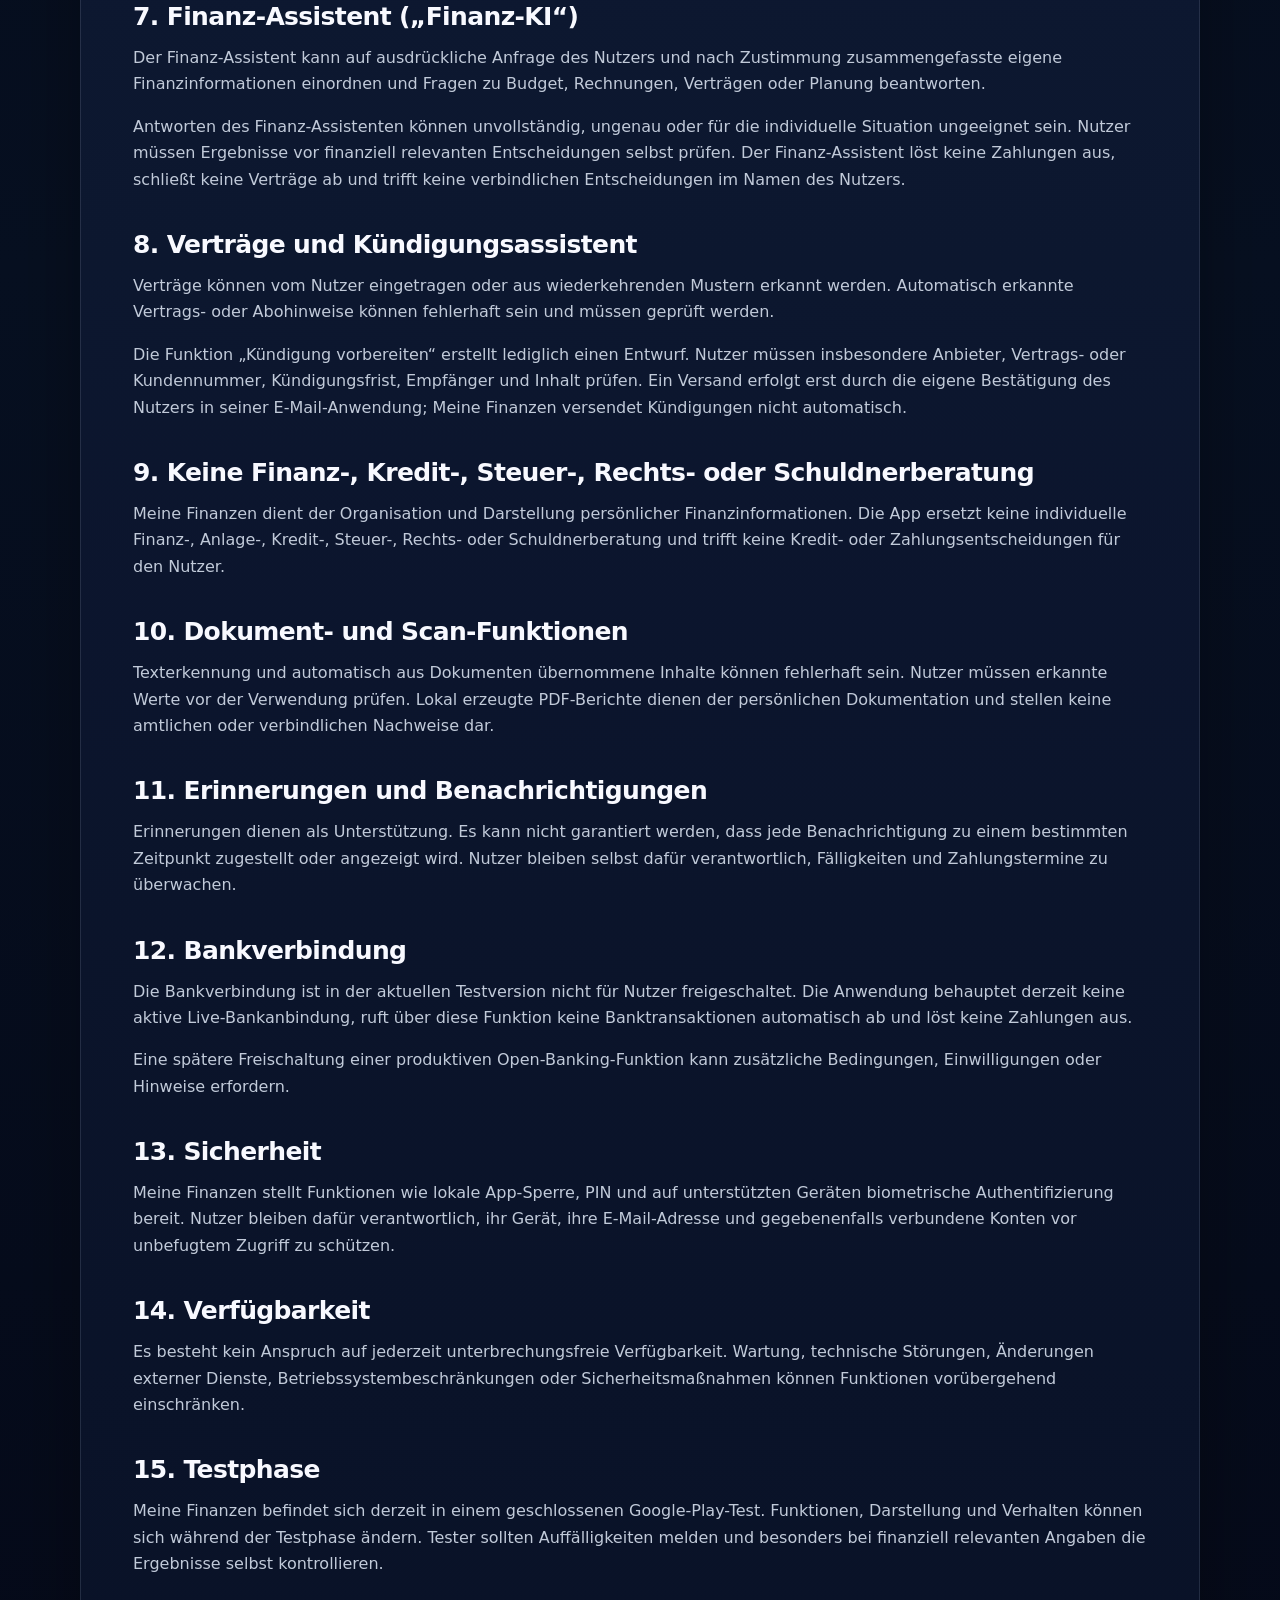
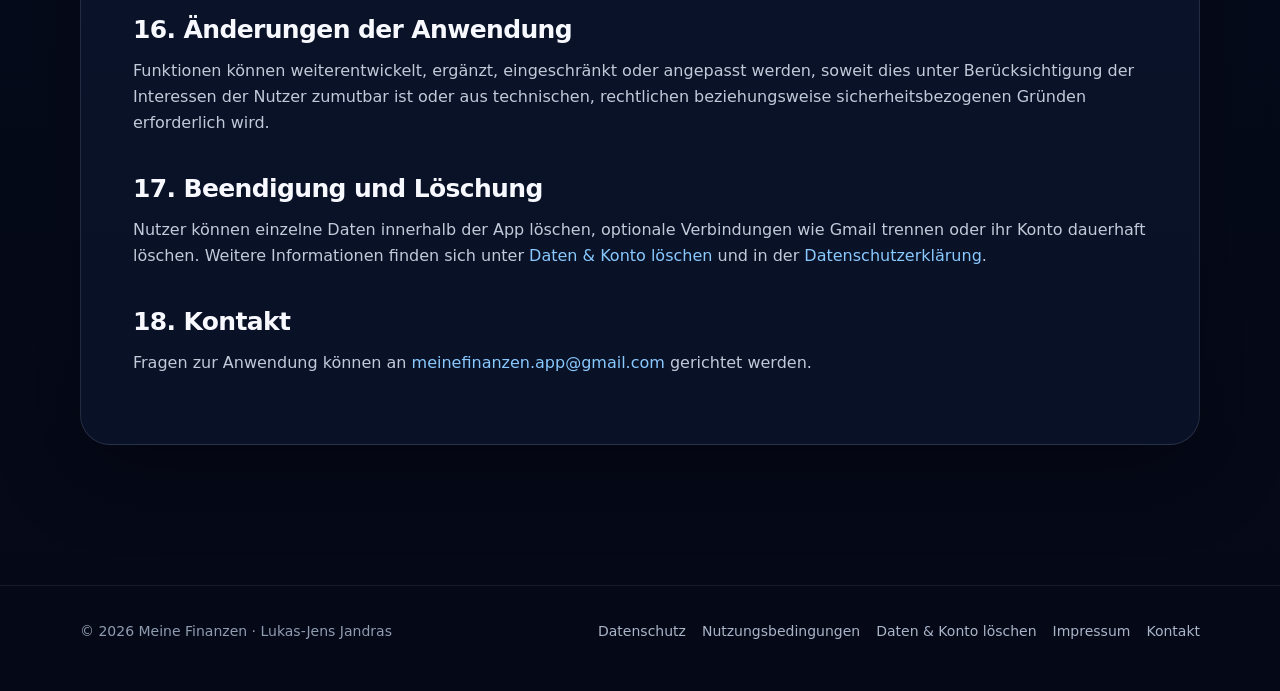
<file: nutzungsbedingungen.html>
---
permalink: /nutzungsbedingungen/
---
<!doctype html>
<html lang="de">
<head>
<meta charset="utf-8">
<meta name="viewport" content="width=device-width,initial-scale=1,viewport-fit=cover">
<meta name="theme-color" content="#050817">
<meta name="color-scheme" content="dark">
<link rel="icon" href="/logo.png">
<link rel="stylesheet" href="/styles.css">
<title>Nutzungsbedingungen – Meine Finanzen</title>
<meta name="description" content="Nutzungsbedingungen von Meine Finanzen für Rechnungsverwaltung, Planung, Prognosen, Finanz-Assistent, Verträge und Gmail-Import.">
</head>
<body>

<header class="topbar">
  <div class="wrap nav">
    <a class="brand" href="/"><img src="/logo.png" alt="Logo von Meine Finanzen"><span>Meine Finanzen</span></a>
    <nav class="links" aria-label="Hauptnavigation">
      <a href="/#funktionen">Funktionen</a>
      <a href="/#sicherheit">Sicherheit</a>
      <a href="/datenschutz/">Datenschutz</a>
      <a href="/impressum/">Impressum</a>
    </nav>
  </div>
</header>

<main class="legalWrap"><div class="wrap"><article class="legal">
<p class="kicker">Rechtliches</p>
<h1>Nutzungsbedingungen</h1>
<p><strong>Stand: 8. September 2026</strong></p>

<h2>1. Anbieter</h2>
<p>
Lukas-Jens Jandras<br>
Meine Finanzen<br>
Eichhörnchen Weg 8<br>
25497 Prisdorf<br>
Deutschland<br>
E-Mail: <a href="mailto:meinefinanzen.app@gmail.com">meinefinanzen.app@gmail.com</a>
</p>

<h2>2. Gegenstand der Anwendung</h2>
<p>Meine Finanzen unterstützt Nutzer bei der persönlichen Organisation von Rechnungen, Fälligkeiten, Zahlungen, Budgets, Planungswerten, Verträgen und Auswertungen. Die App kann auf Basis der vom Nutzer gespeicherten Daten Prognosen, Hinweise, Szenarien, Simulationen und einen Finanz-Assistenten bereitstellen.</p>

<h2>3. Benutzerkonto</h2>
<p>Bestimmte Funktionen erfordern ein Benutzerkonto. Nutzer sind dafür verantwortlich, den Zugriff auf ihre registrierte E-Mail-Adresse und ihr Gerät angemessen zu schützen und die App nur im Rahmen der vorgesehenen Funktionen zu verwenden.</p>

<h2>4. Eigene Daten und Verantwortung</h2>
<p>Die Qualität von Berechnungen und Hinweisen hängt von der Richtigkeit und Vollständigkeit der gespeicherten Daten ab. Nutzer sollten Beträge, Fälligkeiten, Kontostände, Einnahmen, Kategorien und sonstige relevante Angaben regelmäßig prüfen und bei Bedarf korrigieren.</p>

<h2>5. Automatische Erkennung aus Gmail</h2>
<p>Die Gmail-Verbindung ist optional und wird nur nach ausdrücklicher Autorisierung über Google OAuth hergestellt. Automatisch erkannte Rechnungsdaten können unvollständig oder fehlerhaft sein. Nutzer müssen insbesondere Anbieter, Betrag, Fälligkeit, Rechnungsnummer und Zahlungsstatus vor wichtigen Entscheidungen selbst prüfen.</p>
<p>Meine Finanzen erhält im Rahmen der Gmail-Funktion nur den für das Lesen benötigten Zugriff. Die App sendet keine E-Mails über das Gmail-Konto des Nutzers.</p>

<h2>6. Prognosen, Simulationen und Ratenvorschläge</h2>
<p>30-/60-/90-Tage-Prognosen, Was-wäre-wenn-Simulationen, Engpasshinweise, wiederkehrende Muster, Ratenvorschläge und ähnliche Funktionen sind rechnerische Hilfen auf Basis der vorhandenen Daten. Ergebnisse können von der tatsächlichen finanziellen Entwicklung abweichen.</p>
<div class="note warning"><strong>Wichtig:</strong> Meine Finanzen gibt keine Garantie für zukünftige Kontostände, verfügbare Beträge, Fälligkeiten oder Zahlungsfähigkeit. Entscheidungen über Zahlungen, Verträge, Ratenvereinbarungen oder sonstige finanzielle Maßnahmen trifft der Nutzer selbst.</div>

<h2>7. Finanz-Assistent („Finanz-KI“)</h2>
<p>Der Finanz-Assistent kann auf ausdrückliche Anfrage des Nutzers und nach Zustimmung zusammengefasste eigene Finanzinformationen einordnen und Fragen zu Budget, Rechnungen, Verträgen oder Planung beantworten.</p>
<p>Antworten des Finanz-Assistenten können unvollständig, ungenau oder für die individuelle Situation ungeeignet sein. Nutzer müssen Ergebnisse vor finanziell relevanten Entscheidungen selbst prüfen. Der Finanz-Assistent löst keine Zahlungen aus, schließt keine Verträge ab und trifft keine verbindlichen Entscheidungen im Namen des Nutzers.</p>

<h2>8. Verträge und Kündigungsassistent</h2>
<p>Verträge können vom Nutzer eingetragen oder aus wiederkehrenden Mustern erkannt werden. Automatisch erkannte Vertrags- oder Abohinweise können fehlerhaft sein und müssen geprüft werden.</p>
<p>Die Funktion „Kündigung vorbereiten“ erstellt lediglich einen Entwurf. Nutzer müssen insbesondere Anbieter, Vertrags- oder Kundennummer, Kündigungsfrist, Empfänger und Inhalt prüfen. Ein Versand erfolgt erst durch die eigene Bestätigung des Nutzers in seiner E-Mail-Anwendung; Meine Finanzen versendet Kündigungen nicht automatisch.</p>

<h2>9. Keine Finanz-, Kredit-, Steuer-, Rechts- oder Schuldnerberatung</h2>
<p>Meine Finanzen dient der Organisation und Darstellung persönlicher Finanzinformationen. Die App ersetzt keine individuelle Finanz-, Anlage-, Kredit-, Steuer-, Rechts- oder Schuldnerberatung und trifft keine Kredit- oder Zahlungsentscheidungen für den Nutzer.</p>

<h2>10. Dokument- und Scan-Funktionen</h2>
<p>Texterkennung und automatisch aus Dokumenten übernommene Inhalte können fehlerhaft sein. Nutzer müssen erkannte Werte vor der Verwendung prüfen. Lokal erzeugte PDF-Berichte dienen der persönlichen Dokumentation und stellen keine amtlichen oder verbindlichen Nachweise dar.</p>

<h2>11. Erinnerungen und Benachrichtigungen</h2>
<p>Erinnerungen dienen als Unterstützung. Es kann nicht garantiert werden, dass jede Benachrichtigung zu einem bestimmten Zeitpunkt zugestellt oder angezeigt wird. Nutzer bleiben selbst dafür verantwortlich, Fälligkeiten und Zahlungstermine zu überwachen.</p>

<h2>12. Bankverbindung</h2>
<p>Die Bankverbindung ist in der aktuellen Testversion nicht für Nutzer freigeschaltet. Die Anwendung behauptet derzeit keine aktive Live-Bankanbindung, ruft über diese Funktion keine Banktransaktionen automatisch ab und löst keine Zahlungen aus.</p>
<p>Eine spätere Freischaltung einer produktiven Open-Banking-Funktion kann zusätzliche Bedingungen, Einwilligungen oder Hinweise erfordern.</p>

<h2>13. Sicherheit</h2>
<p>Meine Finanzen stellt Funktionen wie lokale App-Sperre, PIN und auf unterstützten Geräten biometrische Authentifizierung bereit. Nutzer bleiben dafür verantwortlich, ihr Gerät, ihre E-Mail-Adresse und gegebenenfalls verbundene Konten vor unbefugtem Zugriff zu schützen.</p>

<h2>14. Verfügbarkeit</h2>
<p>Es besteht kein Anspruch auf jederzeit unterbrechungsfreie Verfügbarkeit. Wartung, technische Störungen, Änderungen externer Dienste, Betriebssystembeschränkungen oder Sicherheitsmaßnahmen können Funktionen vorübergehend einschränken.</p>

<h2>15. Testphase</h2>
<p>Meine Finanzen befindet sich derzeit in einem geschlossenen Google-Play-Test. Funktionen, Darstellung und Verhalten können sich während der Testphase ändern. Tester sollten Auffälligkeiten melden und besonders bei finanziell relevanten Angaben die Ergebnisse selbst kontrollieren.</p>

<h2>16. Änderungen der Anwendung</h2>
<p>Funktionen können weiterentwickelt, ergänzt, eingeschränkt oder angepasst werden, soweit dies unter Berücksichtigung der Interessen der Nutzer zumutbar ist oder aus technischen, rechtlichen beziehungsweise sicherheitsbezogenen Gründen erforderlich wird.</p>

<h2>17. Beendigung und Löschung</h2>
<p>Nutzer können einzelne Daten innerhalb der App löschen, optionale Verbindungen wie Gmail trennen oder ihr Konto dauerhaft löschen. Weitere Informationen finden sich unter <a href="/konto-loeschen/">Daten &amp; Konto löschen</a> und in der <a href="/datenschutz/">Datenschutzerklärung</a>.</p>

<h2>18. Kontakt</h2>
<p>Fragen zur Anwendung können an <a href="mailto:meinefinanzen.app@gmail.com">meinefinanzen.app@gmail.com</a> gerichtet werden.</p>

</article></div></main>

<footer class="footer">
  <div class="wrap footerRow">
    <div>© 2026 Meine Finanzen · Lukas-Jens Jandras</div>
    <div class="footerLinks">
      <a href="/datenschutz/">Datenschutz</a>
      <a href="/nutzungsbedingungen/">Nutzungsbedingungen</a>
      <a href="/konto-loeschen/">Daten &amp; Konto löschen</a>
      <a href="/impressum/">Impressum</a>
      <a href="mailto:meinefinanzen.app@gmail.com">Kontakt</a>
    </div>
  </div>
</footer>
</body>
</html>
</file>
<file: styles.css>
:root{
  --bg:#050817;
  --bg-soft:#081126;
  --panel:#0d1730;
  --panel-2:#111d39;
  --line:rgba(148,163,184,.18);
  --line-strong:rgba(148,163,184,.28);
  --text:#f8f9ff;
  --muted:#9facbf;
  --muted-2:#c6cede;
  --violet:#7c5cff;
  --blue:#32a9ff;
  --cyan:#55d9ff;
  --ok:#4ee0a1;
  --warning:#f7c95c;
  --danger:#ff6f87;
  --max:1120px;
  --shadow:0 24px 80px rgba(0,0,0,.34)
}

*{box-sizing:border-box}
html{scroll-behavior:smooth}
body{
  margin:0;
  min-height:100vh;
  color:var(--text);
  font:16px/1.65 Inter,ui-sans-serif,system-ui,-apple-system,BlinkMacSystemFont,"Segoe UI",sans-serif;
  background:
    radial-gradient(circle at 10% -4%,rgba(124,92,255,.24),transparent 32rem),
    radial-gradient(circle at 92% 10%,rgba(50,169,255,.16),transparent 30rem),
    linear-gradient(180deg,#050817 0%,#071021 48%,#050817 100%);
}
body:before{
  content:"";
  position:fixed;
  inset:0;
  pointer-events:none;
  opacity:.22;
  background-image:linear-gradient(rgba(255,255,255,.018) 1px,transparent 1px),linear-gradient(90deg,rgba(255,255,255,.018) 1px,transparent 1px);
  background-size:42px 42px;
  mask-image:linear-gradient(to bottom,black,transparent 72%);
}

a{color:#89c9ff;text-decoration:none}
a:hover{text-decoration:underline}
img{max-width:100%}
button,input,select,textarea{font:inherit}
.wrap{width:min(calc(100% - 32px),var(--max));margin-inline:auto}

.topbar{
  position:sticky;
  top:0;
  z-index:50;
  border-bottom:1px solid rgba(255,255,255,.07);
  background:rgba(5,8,23,.78);
  backdrop-filter:blur(20px) saturate(130%)
}
.nav{
  min-height:72px;
  display:flex;
  align-items:center;
  justify-content:space-between;
  gap:22px
}
.brand{
  display:flex;
  align-items:center;
  gap:12px;
  color:#fff;
  font-weight:850;
  letter-spacing:-.025em
}
.brand:hover{text-decoration:none}
.brand img{
  width:44px;
  height:44px;
  object-fit:cover;
  border-radius:13px;
  box-shadow:0 8px 26px rgba(91,86,255,.28)
}
.links{display:flex;gap:18px;align-items:center;flex-wrap:wrap;justify-content:flex-end}
.links a{color:#b3bfd1;font-size:14px;font-weight:650}

.hero{padding:88px 0 70px}
.heroGrid{display:grid;grid-template-columns:1.05fr .95fr;gap:64px;align-items:center}
.heroCopy{position:relative;z-index:2}
.badgeRow{display:flex;gap:8px;flex-wrap:wrap;margin-bottom:24px}
.badge{
  display:inline-flex;
  align-items:center;
  padding:7px 11px;
  border-radius:999px;
  border:1px solid rgba(124,92,255,.38);
  background:rgba(124,92,255,.11);
  color:#d4cdff;
  font-size:12px;
  font-weight:800;
  letter-spacing:.02em
}
.badge.neutral{border-color:rgba(148,163,184,.22);background:rgba(148,163,184,.08);color:#c9d3e2}
.eyebrow,.kicker{
  margin:0 0 10px;
  color:#9fa9bc;
  text-transform:uppercase;
  letter-spacing:.16em;
  font-size:12px;
  font-weight:850
}
h1{
  margin:10px 0 24px;
  font-size:clamp(48px,8vw,82px);
  line-height:.98;
  letter-spacing:-.06em
}
h1 span{
  background:linear-gradient(110deg,#b8a8ff 8%,#65d6ff 72%);
  -webkit-background-clip:text;
  background-clip:text;
  color:transparent
}
h2{
  margin:0 0 18px;
  font-size:clamp(30px,4.2vw,44px);
  line-height:1.12;
  letter-spacing:-.04em
}
h3{margin:0 0 9px;font-size:20px;letter-spacing:-.02em}
p{margin:0 0 16px}
.lead{max-width:760px;color:#bcc7d9;font-size:19px;line-height:1.65}
.lead strong{color:#fff}
.lead.compact{font-size:17px;max-width:780px}
.cta{display:flex;gap:12px;flex-wrap:wrap;margin-top:30px}
.btn{
  display:inline-flex;
  align-items:center;
  justify-content:center;
  min-height:48px;
  padding:12px 18px;
  border-radius:15px;
  border:1px solid var(--line-strong);
  background:linear-gradient(180deg,rgba(18,29,55,.96),rgba(11,20,40,.96));
  color:#fff;
  font-weight:800;
  text-decoration:none!important;
  box-shadow:0 10px 28px rgba(0,0,0,.15)
}
.btn:hover{transform:translateY(-1px);border-color:rgba(137,201,255,.44)}
.btn.primary{
  border-color:transparent;
  background:linear-gradient(135deg,var(--violet),var(--blue));
  box-shadow:0 14px 38px rgba(70,107,255,.28)
}
.trustRow{display:flex;flex-wrap:wrap;gap:12px 18px;margin-top:24px;color:#aeb9ca;font-size:13px;font-weight:650}

.phoneStage{position:relative;display:grid;place-items:center;min-height:600px}
.phoneGlow{
  position:absolute;
  width:80%;
  aspect-ratio:1;
  border-radius:50%;
  background:radial-gradient(circle,rgba(88,96,255,.25),rgba(43,160,255,.08) 45%,transparent 70%);
  filter:blur(12px)
}
.phoneMock{
  position:relative;
  width:min(100%,390px);
  padding:24px;
  border:1px solid rgba(151,165,206,.24);
  border-radius:38px;
  background:linear-gradient(180deg,rgba(14,24,52,.97),rgba(7,15,34,.98));
  box-shadow:0 35px 90px rgba(0,0,0,.42),inset 0 1px 0 rgba(255,255,255,.05)
}
.phoneBar{display:flex;justify-content:space-between;gap:15px;color:#eef2ff;font-weight:800;margin-bottom:28px}
.appEyebrow{color:#8e9aaf;font-size:10px;font-weight:900;letter-spacing:.17em;margin-bottom:8px}
.phoneMock h2{font-size:29px;line-height:1.05;margin-bottom:20px}
.appHero{
  padding:22px;
  border-radius:25px;
  background:linear-gradient(135deg,rgba(80,68,190,.9),rgba(17,69,125,.9));
  border:1px solid rgba(155,159,255,.24);
  box-shadow:0 18px 42px rgba(19,37,96,.3)
}
.appHero>span,.planPreview span{display:block;color:#bac5d8;font-size:12px}
.appHero>strong{display:block;font-size:31px;margin:5px 0 17px;letter-spacing:-.04em}
.miniStats{display:grid;grid-template-columns:repeat(3,1fr);gap:7px}
.miniStats b{padding:8px 6px;border-radius:11px;background:rgba(6,14,35,.34);font-size:11px;text-align:center}
.planPreview{
  margin-top:14px;
  padding:18px;
  border-radius:22px;
  border:1px solid var(--line);
  background:rgba(10,19,41,.8)
}
.planPreview>div:first-child{display:flex;align-items:flex-start;justify-content:space-between;gap:12px}
.planPreview>div:first-child strong{font-size:22px}
.planGridMini{display:grid;grid-template-columns:1fr 1fr;gap:9px;margin-top:16px}
.planGridMini span{padding:10px;border-radius:13px;background:rgba(255,255,255,.035)}
.planGridMini b{display:block;color:#fff;font-size:14px;margin-bottom:2px}
.mockNote{display:block;margin-top:14px;color:#718096;font-size:10px;text-align:center}

.section{padding:72px 0}
.sectionIntro{display:grid;grid-template-columns:1.15fr .85fr;gap:42px;align-items:end;margin-bottom:30px}
.featureGrid{display:grid;grid-template-columns:repeat(3,minmax(0,1fr));gap:16px}
.card,.legal,.finalCard,.bankPanel,.securityItem{
  border:1px solid var(--line);
  background:linear-gradient(180deg,rgba(17,29,57,.92),rgba(9,18,39,.95));
  box-shadow:var(--shadow)
}
.card{padding:24px;border-radius:22px;box-shadow:0 16px 45px rgba(0,0,0,.18)}
.card.featured{grid-column:span 2;background:linear-gradient(135deg,rgba(56,49,120,.48),rgba(10,29,60,.95))}
.card p{color:#aeb9cb;margin:0}
.icon{
  width:45px;
  height:45px;
  margin-bottom:18px;
  border-radius:14px;
  display:grid;
  place-items:center;
  background:linear-gradient(135deg,rgba(124,92,255,.29),rgba(50,169,255,.18));
  border:1px solid rgba(124,132,255,.18);
  font-size:20px;
  font-weight:900
}
.noticeBox{
  margin-top:20px;
  padding:20px 22px;
  border-radius:18px;
  border:1px solid rgba(247,201,92,.2);
  background:rgba(247,201,92,.055)
}
.noticeBox strong{color:#ffe29b}
.noticeBox p{margin:5px 0 0;color:#b9c3d2}

.altSection{position:relative;background:linear-gradient(180deg,rgba(8,17,38,.3),rgba(7,15,33,.72),rgba(8,17,38,.3));border-block:1px solid rgba(255,255,255,.04)}
.split{display:grid;grid-template-columns:.8fr 1.2fr;gap:56px;align-items:start}
.securityList{display:grid;gap:12px}
.securityItem{display:grid;grid-template-columns:auto 1fr;gap:15px;padding:18px;border-radius:18px;box-shadow:none}
.securityItem>span{font-size:22px}
.securityItem b{display:block;margin-bottom:3px}
.securityItem p{margin:0;color:#aab6c8;font-size:14px}

.bankPanel{display:grid;grid-template-columns:auto 1fr auto;gap:22px;align-items:center;border-radius:26px;padding:28px}
.bankIcon{width:58px;height:58px;border-radius:18px;display:grid;place-items:center;background:rgba(124,92,255,.12);font-size:28px}
.statusPill{
  white-space:nowrap;
  border:1px solid rgba(247,201,92,.28);
  background:rgba(247,201,92,.08);
  color:#ffe39c;
  padding:8px 12px;
  border-radius:999px;
  font-size:12px;
  font-weight:850
}
.finalSection{padding-top:30px}
.finalCard{border-radius:28px;padding:32px;display:flex;justify-content:space-between;align-items:center;gap:28px}
.finalCard h2{font-size:clamp(27px,3.6vw,38px);max-width:720px}
.finalCard p{color:#aeb9cb;max-width:650px}

.footer{margin-top:54px;padding:34px 0 48px;border-top:1px solid rgba(255,255,255,.07);color:#8f9caf;font-size:14px}
.footerRow{display:flex;justify-content:space-between;gap:20px;flex-wrap:wrap}
.footerLinks{display:flex;gap:16px;flex-wrap:wrap}
.footerLinks a{color:#a9b5c7}

.legalWrap{padding:58px 0 86px}
.legal{border-radius:30px;padding:clamp(26px,5vw,52px)}
.legal h1{font-size:clamp(40px,7vw,62px);margin-top:6px}
.legal h2{font-size:25px;margin:38px 0 14px;letter-spacing:-.025em}
.legal h3{margin-top:28px}
.legal p,.legal li{color:#c1cad9}
.legal strong{color:#fff}
.legal ul{padding-left:22px}
.legal li+li{margin-top:6px}
.note{
  margin:24px 0;
  padding:17px 19px;
  border-left:3px solid var(--blue);
  border-radius:0 14px 14px 0;
  background:rgba(50,169,255,.075)
}
.note.warning{border-left-color:var(--warning);background:rgba(247,201,92,.06)}
.note.success{border-left-color:var(--ok);background:rgba(78,224,161,.06)}
.dataGrid{display:grid;grid-template-columns:repeat(2,minmax(0,1fr));gap:12px;margin:20px 0}
.dataCard{padding:17px;border-radius:16px;border:1px solid var(--line);background:rgba(255,255,255,.025)}
.dataCard b{display:block;margin-bottom:4px}
.dataCard p{font-size:14px;margin:0}

@media(max-width:940px){
  .heroGrid{grid-template-columns:1fr;gap:34px}
  .phoneStage{min-height:auto}
  .phoneMock{margin-top:12px}
  .sectionIntro,.split{grid-template-columns:1fr;gap:18px}
  .featureGrid{grid-template-columns:repeat(2,minmax(0,1fr))}
  .card.featured{grid-column:span 2}
  .bankPanel{grid-template-columns:auto 1fr}.statusPill{grid-column:2}
}

@media(max-width:700px){
  .wrap{width:min(calc(100% - 22px),var(--max))}
  .nav{min-height:64px;gap:10px}
  .brand img{width:39px;height:39px}
  .brand span{display:none}
  .links{gap:10px}
  .links a{font-size:12px}
  .links a:nth-child(2){display:none}
  .hero{padding:58px 0 48px}
  h1{font-size:clamp(46px,15vw,66px)}
  .lead{font-size:17px}
  .trustRow{display:grid;gap:8px}
  .phoneMock{border-radius:30px;padding:19px}
  .phoneMock h2{font-size:25px}
  .featureGrid{grid-template-columns:1fr}
  .card.featured{grid-column:auto}
  .section{padding:54px 0}
  .bankPanel{grid-template-columns:1fr;padding:24px}.statusPill{grid-column:auto;justify-self:start}
  .finalCard{display:block;padding:26px}
  .dataGrid{grid-template-columns:1fr}
  .legalWrap{padding:34px 0 62px}
  .legal{border-radius:24px}
}

@media(prefers-reduced-motion:reduce){
  html{scroll-behavior:auto}
  *,*:before,*:after{transition:none!important;animation:none!important}
}
</file>
